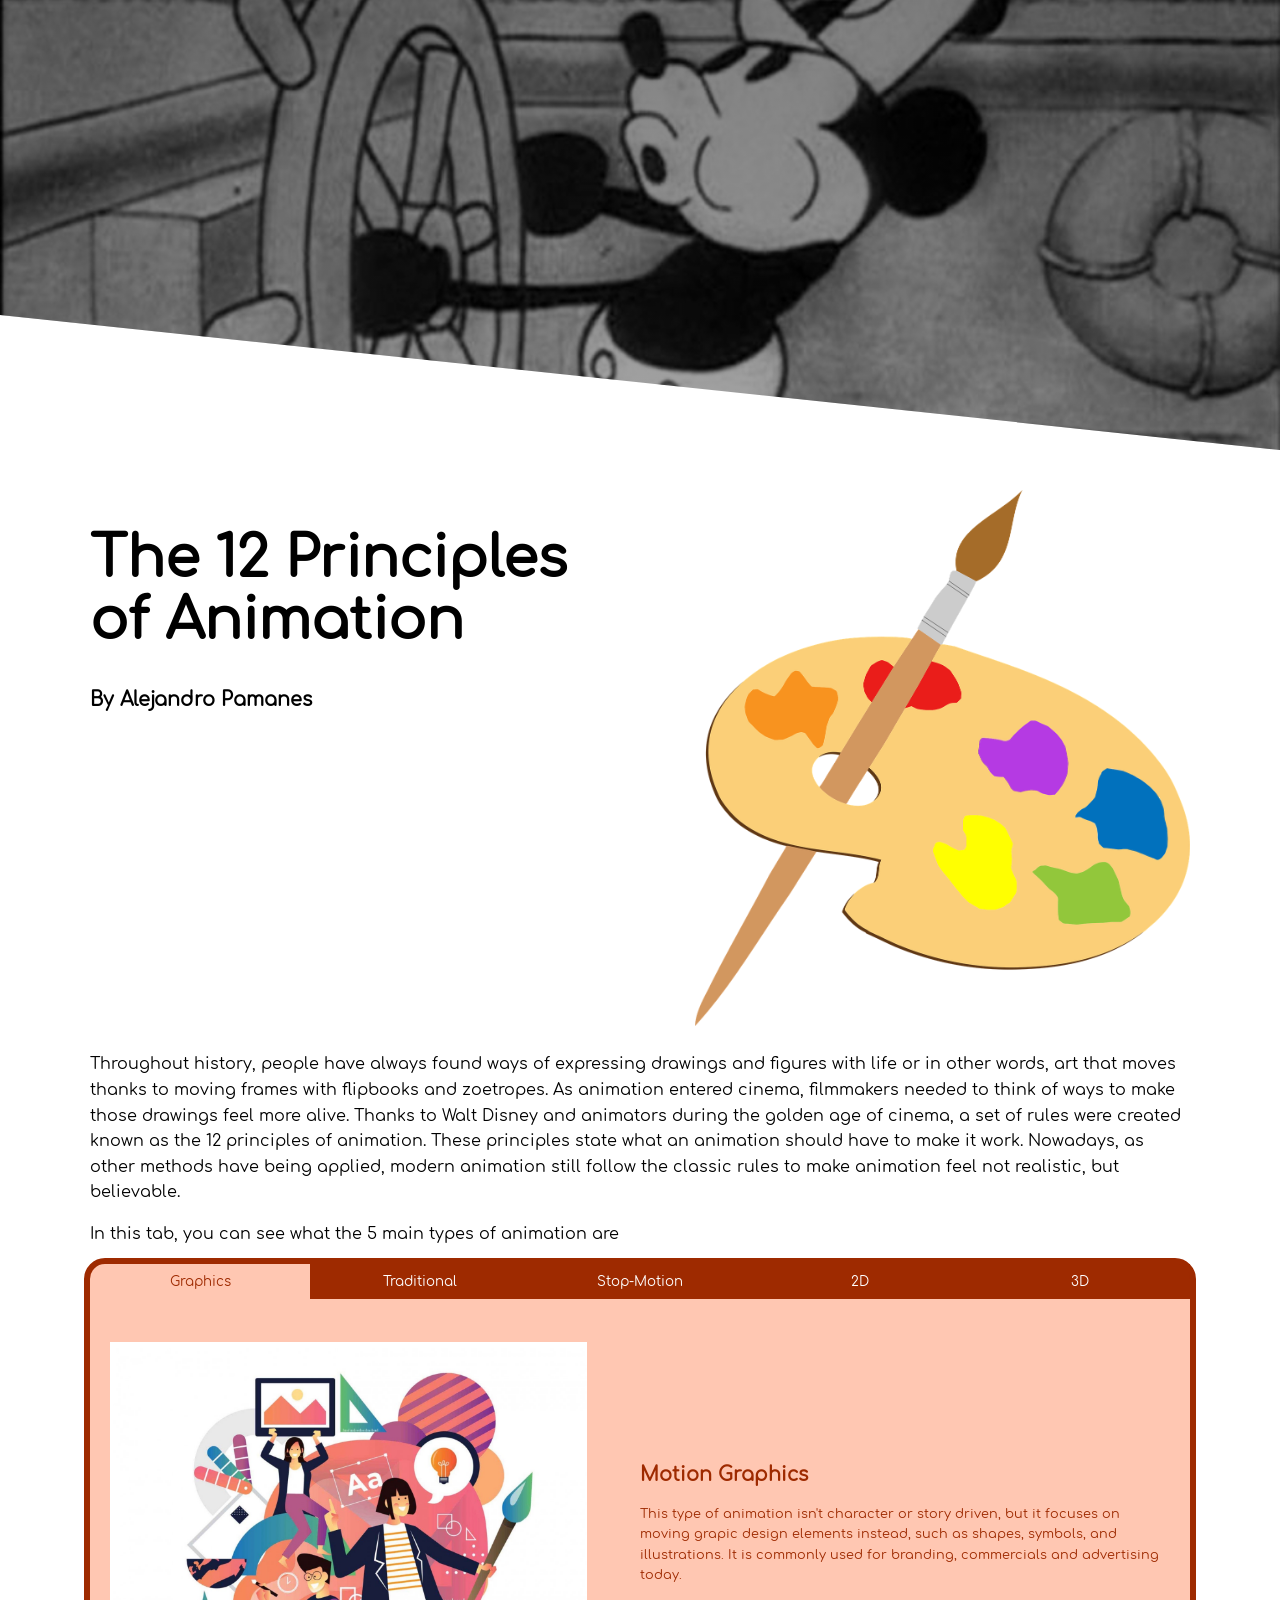
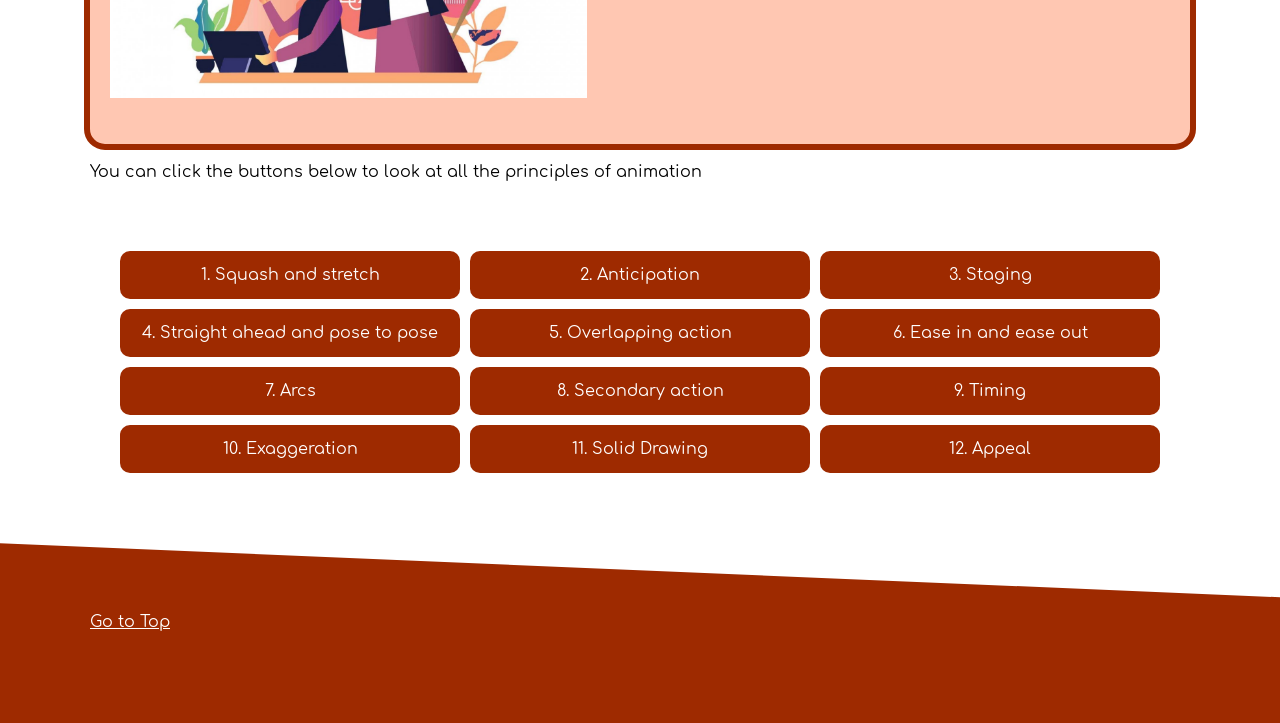
<file: index.html>
<!DOCTYPE html>
<html lang="en">

<head>

  <meta charset="UTF-8">
  <meta name="viewport" content="width=device-width, initial-scale=1.0">
  <title>12 Principles of Animation: Main Page</title>
  <link rel="stylesheet" href="css/styling.css">
   

</head>

<body>
<header class = "home-header">


</header>

<nav id="sticky-header">

  <div class="sticky-header-principle">


    <a href="#top">Go to Top</a>
      

  </div>


</nav>



 <div class="clipped-container">
 <main id = "index-hierarchy">  <!--main content with skewed display-->

    <div id="home-title-picture">
    <div class="mainIndexTitle">
    <h1> The 12 Principles of Animation</h1>
    <h2> By Alejandro Pamanes</h2>
    </div>
    <img src="pics/artist-1297400_1280.png" alt = "artist palette" style= "width: 90%;">
    </div>


  <div>
    
  

    <p>
    Throughout history, people have always found ways of expressing drawings and figures with life or in other
    words, art that moves thanks to moving frames with flipbooks and zoetropes. 
    As animation entered cinema, filmmakers needed to think of ways to make those drawings feel more alive. 
    Thanks to Walt Disney and animators during the golden age of cinema, a set of rules were created known as the 12 principles of animation. 
    These principles state what an animation should have to make it work.
    Nowadays, as other methods have being applied, modern animation still follow the classic 
    rules to make animation feel not realistic, but believable.
    </p>

    <p>In this tab, you can see what the 5 main types of animation are</p>
    
   <div class="types-tab">
    <!--<input type="radio" id ="tabfree" name="mytabs" checked="checked">-->
   <!-- <label for="tabfree">Motion Graphics</label>-->
   <div class="sidebar">
   <button class="tab-button tab-button--active" data-for-tab="1">Graphics</button>
   <button class="tab-button" data-for-tab="2">Traditional</button>
   <button class="tab-button" data-for-tab="3">Stop-Motion</button>
   <button class="tab-button" data-for-tab="4">2D </button>
   <button class="tab-button" data-for-tab="5">3D </button>
   </div>
    <div class="tab tab--active" data-tab="1">
      <div ><img src="pics/motion.png"  alt = "Motion Graphics" width="100"></div>
    <div><h3 > Motion Graphics</h3>
      <p >This type of animation isn't character or story driven, but it focuses on moving grapic design elements instead, such as 
          shapes, symbols, and illustrations. It is commonly used for branding, commercials and advertising today.
      </p></div> 
    </div>
    <!--<input type="radio" id ="tabsilver" name="mytabs">-->
    <!--<label for="tabsilver">Traditional </label>-->
    <div class="tab" data-tab="2">
      <div><img src="pics/traditional.png"  alt = "Traditional animation" width="100"></div>
      <div><h3> Traditional animation</h3>
     <p>Also known as hand-drawn animation. It focuses on animation where everything is completely done by hand, from the frames, background, cels, everything using. 
        traditional methods. It's been around since the start of the 20th century.

      </p></div>
    </div>
    <!--<input type="radio" id ="tabslab" name="mytabs">-->
    <!--<label for="tabslab">Stop-Motion</label>-->
    <div class="tab" data-tab="3">
      <div><img src="pics/clay.png"  alt = "Stop-motion" width="100" ></div>
      <div><h3> Stop-motion animation</h3>
     <p>It focuses on taking various photos of an object and playing them together to have some sort of movement. This technique is commonly applied in films 
      involving clay figurines where each character has wired limbs underneath the clay, letting animators manipulate the character's movement for each frame they shoot.
      </p></div>
    </div>
    <!--<input type="radio" id ="tabgo" name="mytabs">-->
    <!--<label for="tabgo">2D </label>-->
    <div class="tab" data-tab="4">
      <div><img src="pics/asdf.png"  alt = "2D Animation" width="100" ></div>
      <div><h3> 2D animation</h3>
     <p>2D animation also requires movement using frames, but the characters and backgrounds are drawn digitally to avoid drawing every frame one by one.
      Chacacters can have their limbs be separated and altered and then sticked together so the animator can just move them for every new frame.
    </p>
     </div>
    </div>
    <!--<input type="radio" id ="tabrap" name="mytabs">-->
    <!--<label for="tabrap">3D</label>-->
    <div class="tab" data-tab="5">
      <div><img src="pics/blend.png"  alt = "3D Animation" width="100" ></div>
      <div><h3> 3D animation</h3>
     <p>Also known as CGI animation, it focuses on designing chacacters and scenarios by computer using 3D graphics. It shares similar concepts like rigging 
      and moving limbs for everyframe like 2D animation, but involving 3D environments instead.
    </p>
    </div>
    </div>


   </div>

    <div>
   <p>You can click the buttons below to look at all the principles of animation</p>

    </div>

 
 </div>
  

</main> 

   <div class = "principles-index">
      <!--grid tabs goes here-->

      <a href="squashNstretch.html"> 1. Squash and stretch</a>
      <a href="anticipation.html">2. Anticipation</a>
      <a href="staging.html"> 3. Staging</a>
      <a href="straightPose.html"> 4. Straight ahead and pose to pose</a>
      <a href="overlap.html">5. Overlapping action </a>
      <a href="easeinNout.html"> 6. Ease in and ease out</a>
      <a href="arcs.html">7. Arcs</a>
      <a href="secondary.html"> 8. Secondary action</a>
      <a href="timing.html"> 9. Timing</a>
      <a href="exaggeration.html">10. Exaggeration</a>
      <a href="solidDrawing.html">11. Solid Drawing</a>
      <a href="appeal.html">12. Appeal</a>
 
    </div>



 </div>

 <footer>  

  <div class="skipMain">
  <a href="#top">Go to Top</a>
  </div>
 </footer>

 <script src="js/code.js"></script>

</body>



</html>
</file>
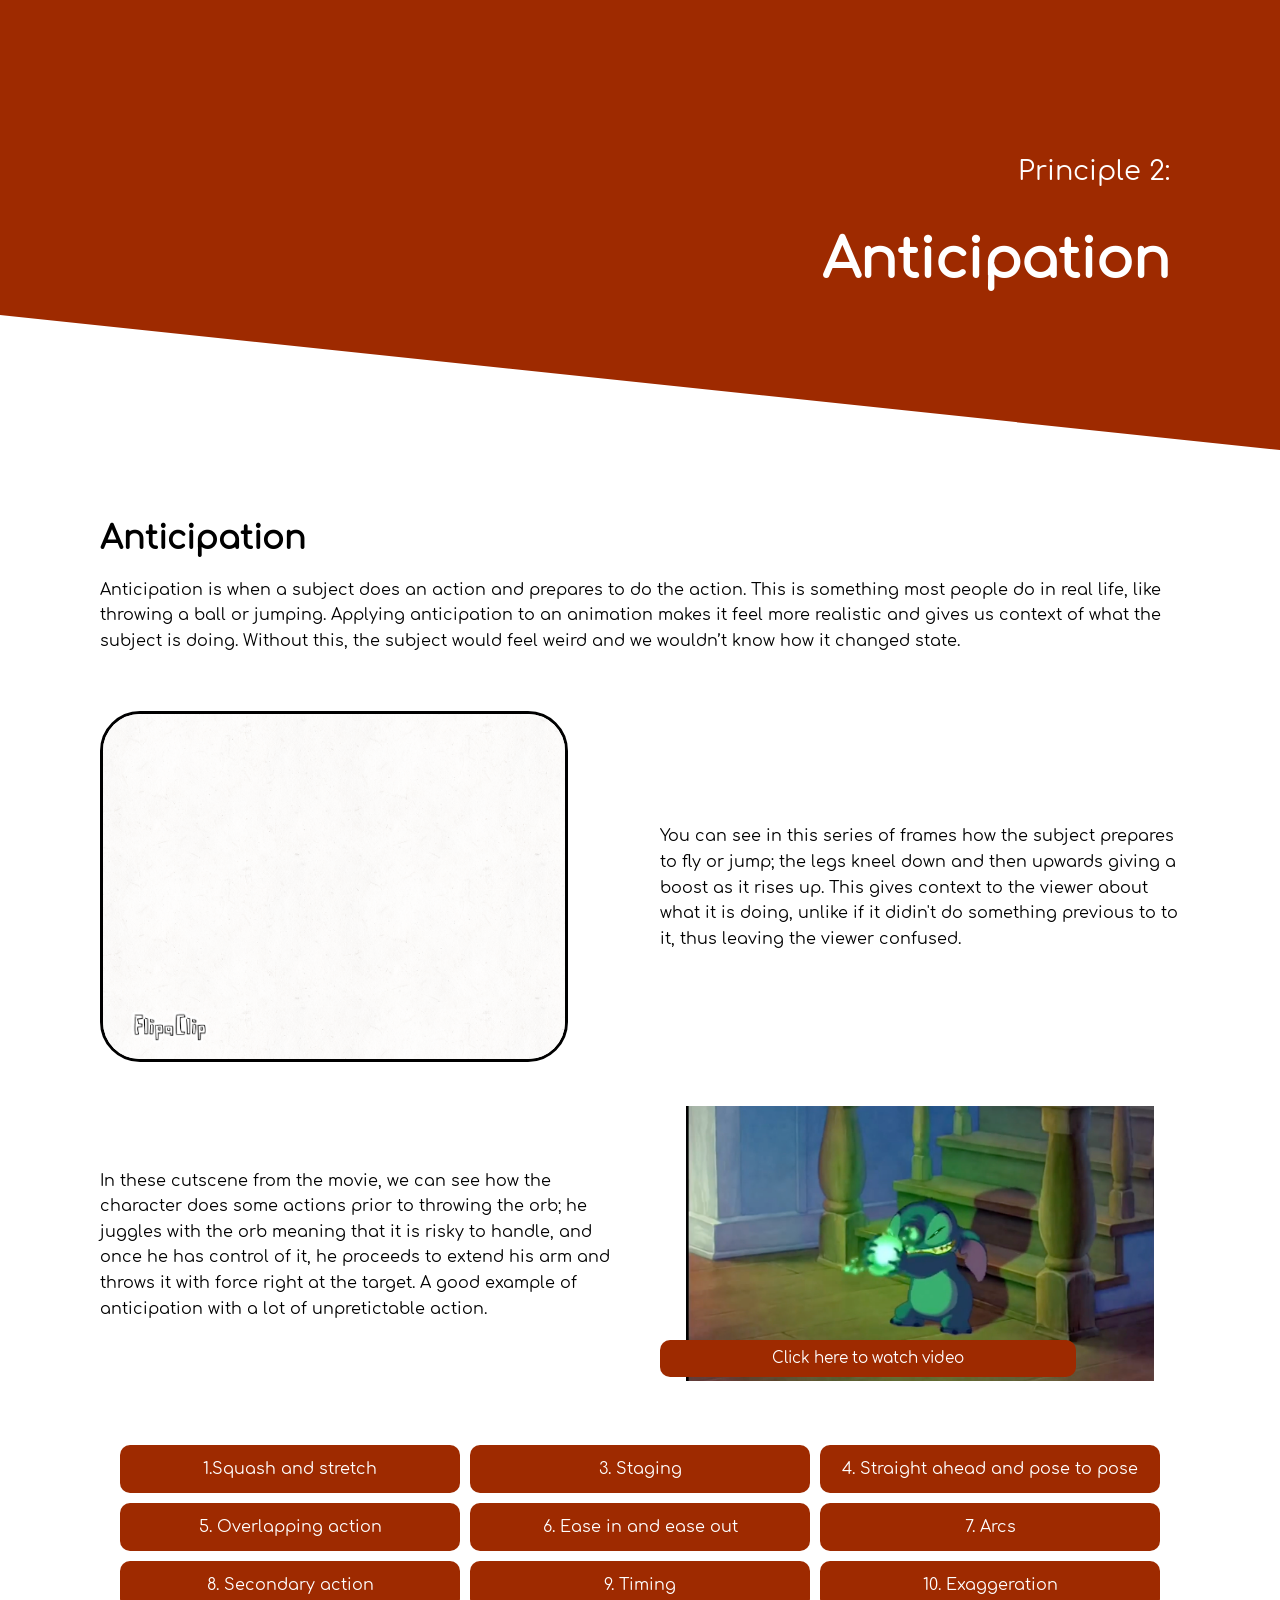
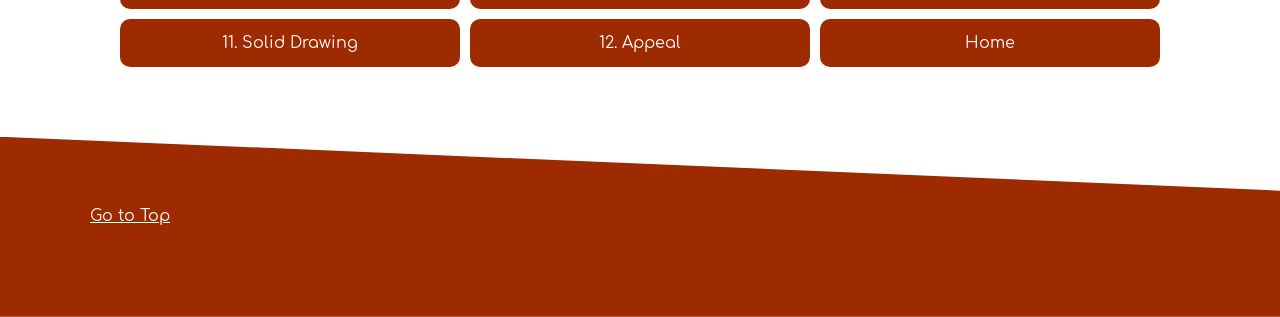
<file: anticipation.html>
<!DOCTYPE html>
<html lang="en">

<head>

    <meta charset="UTF-8">
    <meta name="viewport" content="width=device-width, initial-scale=1.0">
    <title>12 Principles of Animation: Anticipation</title>
    <link rel="stylesheet" href="css/styling.css">
    

</head>


<body>

    <header class = "principle-header">

      
        <div class = "clipped-container">
            <div class="header-container-principle">
    
                <p>Principle 2:</p>
                <h1> Anticipation</h1>
    
            </div>
            </div>

        </header>

    <nav id="sticky-header">

        <div class="sticky-header-principle">

    
            <a href="#top">Go to Top</a>
            

        </div>

  
    </nav>



    <div class = "clipped-container">

        <main id= "first-hierarchy" >

            <div class="spaceA">
                <h1> Anticipation</h1>
            
                <p>
                    Anticipation is when a subject does an action and prepares to do the action. 
                    This is something most people do in real life, like throwing a ball or jumping. 
                    Applying anticipation to an animation makes it feel more realistic and gives us 
                    context of what the subject is doing. Without this, the subject would feel weird 
                    and we wouldn’t know how it changed state.
                </p>
             </div>
        
                <picture class = "spaceB">
                   
                    <source srcset="pics/anticipate1still.jpg" media="(prefers-reduced-motion: reduce)">
                    <img class = "pre-madeGIF " src="pics/anticipate.GIF" style= "width: 90%;" alt="A body preparing to fly" />
                </picture>
        
          
                <p class ="spaceC"> 
                    You can see in this series of frames how the subject prepares to fly or jump; the legs kneel down 
                    and then upwards giving a boost as it rises up. This gives context to the viewer about what it is doing, 
                    unlike if it didin't do something previous to to it, thus leaving the viewer confused.
                </p>

               <!-- <iframe class ="spaceD" width="560" height="315" src="https://www.youtube.com/embed/TDGiQFRb-og?si=HS0y7c9Oo-D2xTTH" title="Anticipation Example" frameborder="0" allow="accelerometer; autoplay; clipboard-write; encrypted-media; gyroscope; picture-in-picture; web-share" referrerpolicy="strict-origin-when-cross-origin" allowfullscreen></iframe>-->
               <figure class="spaceD">
               <a href=" https://www.youtube.com/watch?v=TDGiQFRb-og" target="_blank" rel="noopener noreferrer"><img style= "width: 90%;" src="pics/anticShot.png" alt="Anticipation Example">
                <figcaption>Click here to watch video</figcaption></a>
               </figure>
               <p class="spaceE"> In these cutscene from the movie, we can see how the character does some actions prior to throwing the orb; 
                he juggles with the orb meaning that it is risky to handle, and once he has control of it, he proceeds to extend his arm and 
                throws it with force right at the target. A good example of anticipation with a lot of unpretictable action. 
               </p>


            </main>
    
             <div class = "principles-index">
            <!--grid tabs goes here-->
  
           
            <a href="squashNstretch.html">1.Squash and stretch</a>
            <a href="staging.html"> 3. Staging</a>
            <a href="straightPose.html"> 4. Straight ahead and pose to pose</a>
            <a href="overlap.html">5. Overlapping action </a>
            <a href="easeinNout.html"> 6. Ease in and ease out</a>
            <a href="arcs.html">7. Arcs</a>
            <a href="secondary.html"> 8. Secondary action</a>
            <a href="timing.html"> 9. Timing</a>
            <a href="exaggeration.html">10. Exaggeration</a>
            <a href="solidDrawing.html">11. Solid Drawing</a>
            <a href="appeal.html">12. Appeal</a>
            <a href="index.html"> Home </a>
   
    </div>


    </div>


      <footer>  

        <div class="skipMain">
            <a href="#top">Go to Top</a>
        </div>
       </footer>


       <script src="js/code.js"></script>

</body>
</html>
</file>
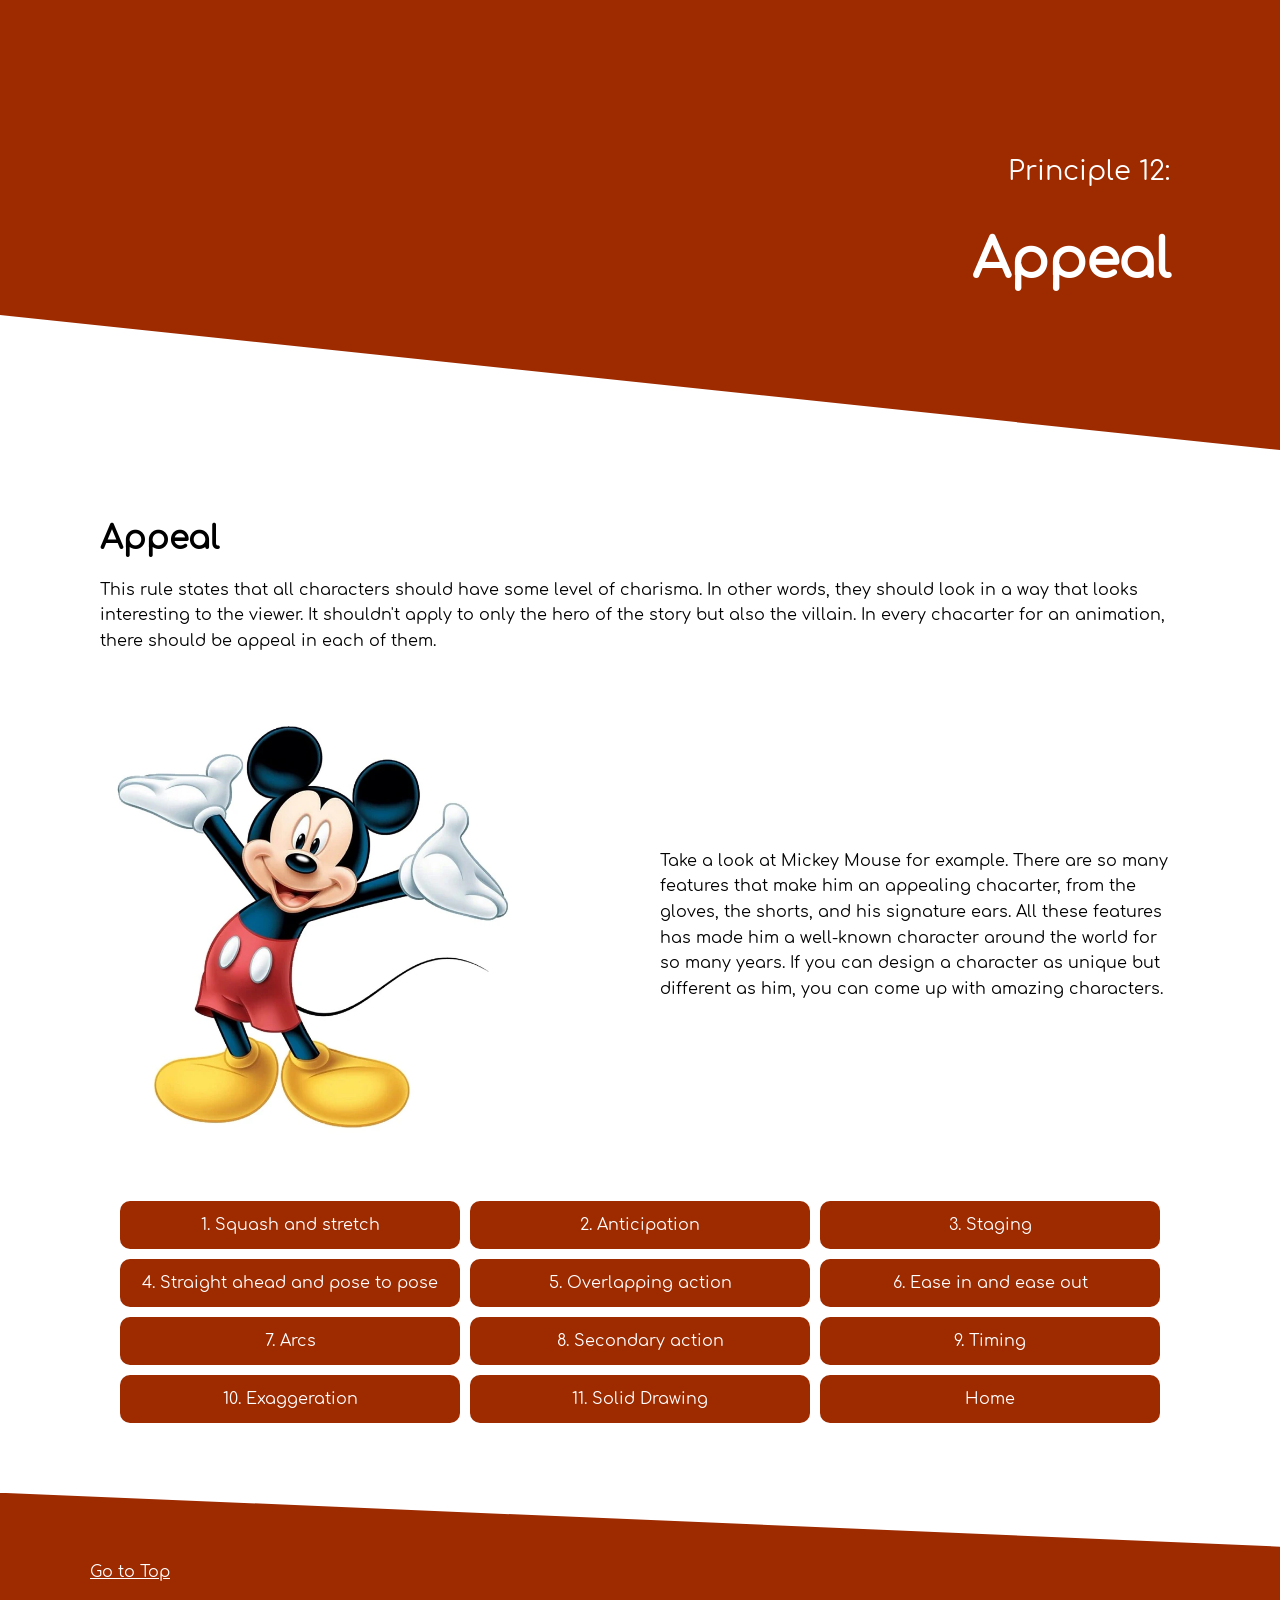
<file: appeal.html>
<!DOCTYPE html>
<html lang="en">

<head>

    <meta charset="UTF-8">
    <meta name="viewport" content="width=device-width, initial-scale=1.0">
    <title>12 Principles of Animation: Appeal</title>
    <link rel="stylesheet" href="css/styling.css">

</head>
<body>
    <header class = "principle-header">

     
        <div class = "clipped-container">
            <div class="header-container-principle">
    
                <p>Principle 12:</p>
                <h1> Appeal</h1>
    
            </div>
            </div>
   

        </header>

    <nav id="sticky-header">

        <div class="sticky-header-principle">

    
            <a href="#top">Go to Top</a>
            

        </div>

  
    </nav>


    <div class = "clipped-container">

        <main id = "second-hierarchy" >

            <div class="spaceA">
                <h1> Appeal</h1>
            
                <p>
                    This rule states that all characters should have some level of charisma. In other words, they should look in 
                    a way that looks interesting to the viewer. It shouldn't apply to only the hero of the story but also the villain.
                    In every chacarter for an animation, there should be appeal in each of them.
                </p>
            </div>

            <img class="spaceB" src="pics/mickey1.webp" alt = "Mickey Mouse" style="width:80%">


            <p class="spaceC">
                Take a look at Mickey Mouse for example. There are so many features that make him an appealing chacarter, 
                from the gloves, the shorts, and his signature ears. All these features has made him a well-known character 
                around the world for so many years. If you can design a character as unique but different as him, you 
                can come up with amazing characters.

            </p>

        </main>

            
        <div class = "principles-index">
            <!--grid tabs goes here-->
  
            <a href="squashNstretch.html"> 1. Squash and stretch</a>
            <a href="anticipation.html">2. Anticipation</a>
            <a href="staging.html"> 3. Staging</a>
            <a href="straightPose.html">4. Straight ahead and pose to pose</a>
            <a href="overlap.html">5. Overlapping action </a>
            <a href="easeinNout.html"> 6. Ease in and ease out</a>
            <a href="arcs.html">7. Arcs</a>
            <a href="secondary.html"> 8. Secondary action</a>
            <a href="timing.html"> 9. Timing</a>
            <a href="exaggeration.html">10. Exaggeration</a>
            <a href="solidDrawing.html">11. Solid Drawing</a>
            <a href="index.html"> Home </a>
   
          </div>

        </div>
    
 
 

      <footer>  

        <div class="skipMain">
            <a href="#top">Go to Top</a>
        </div>
       </footer>

       <script src="js/code.js"></script>

</body>
</html>
</file>
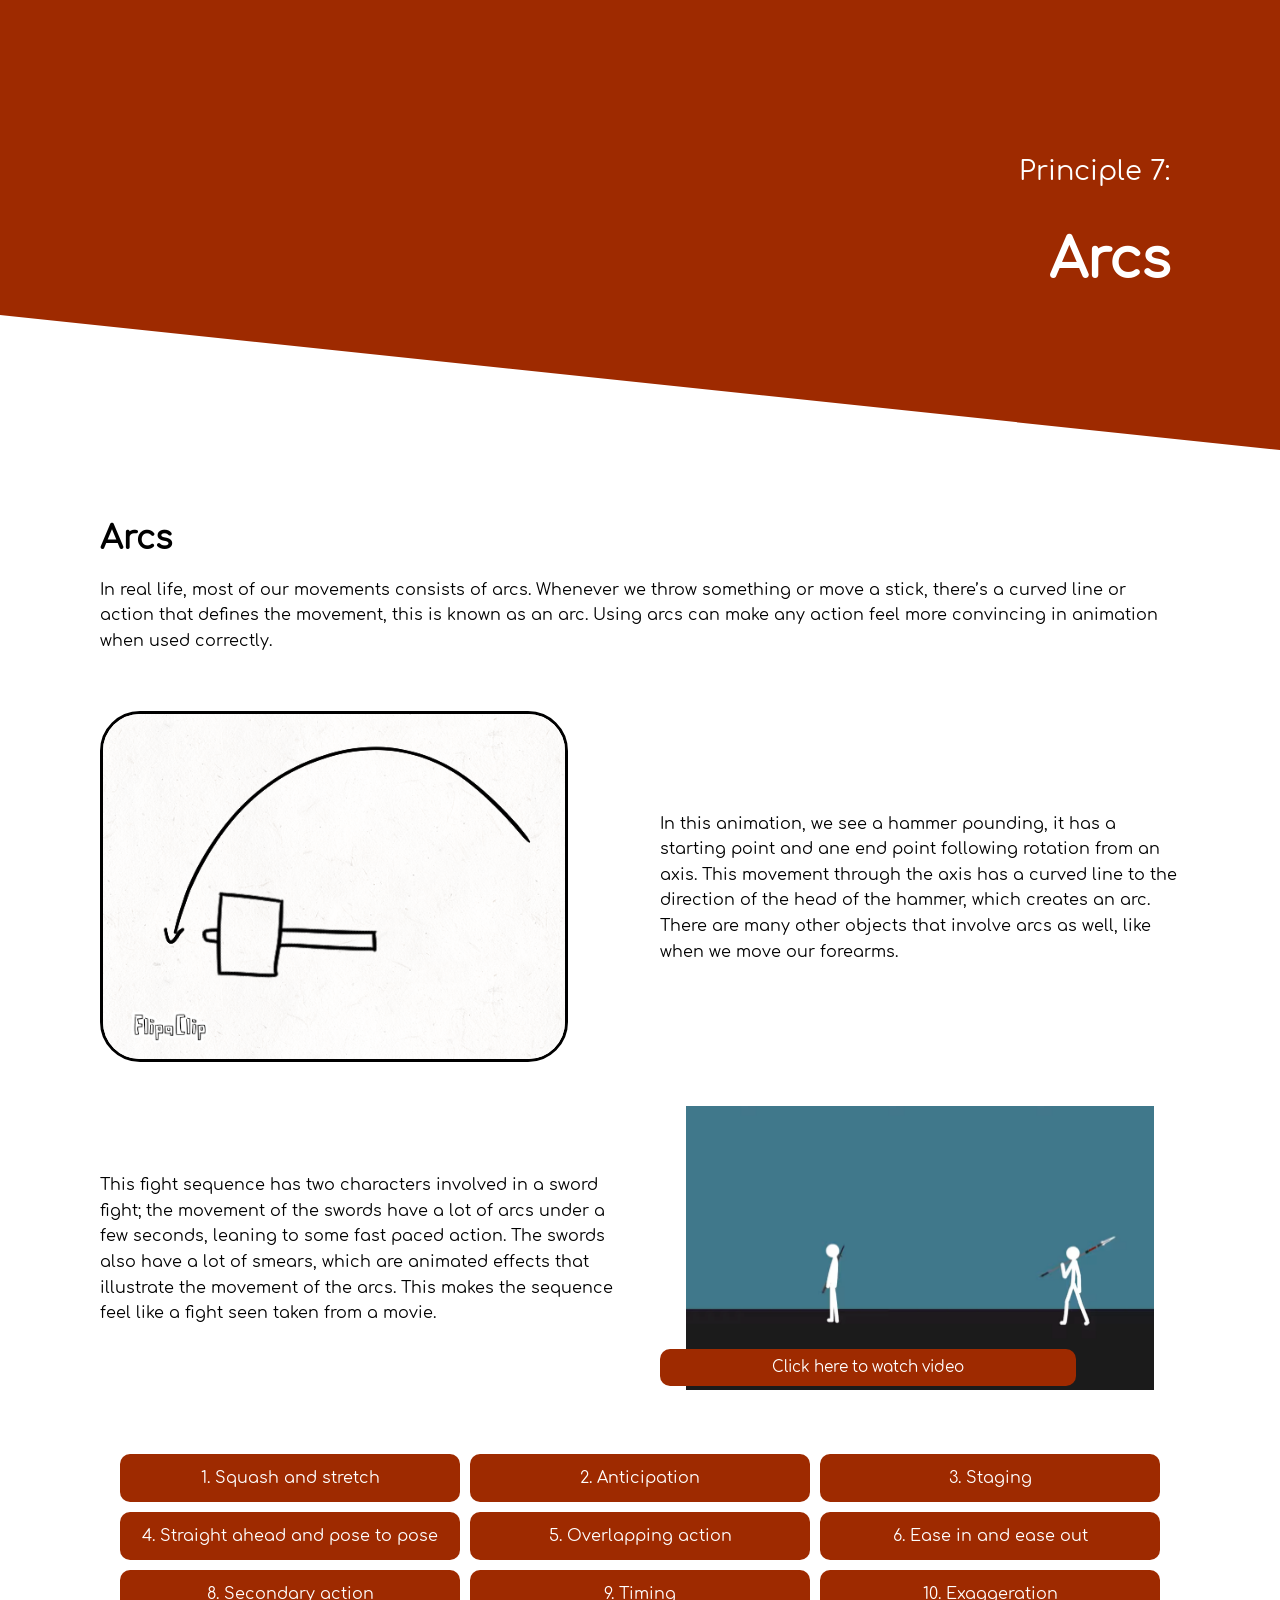
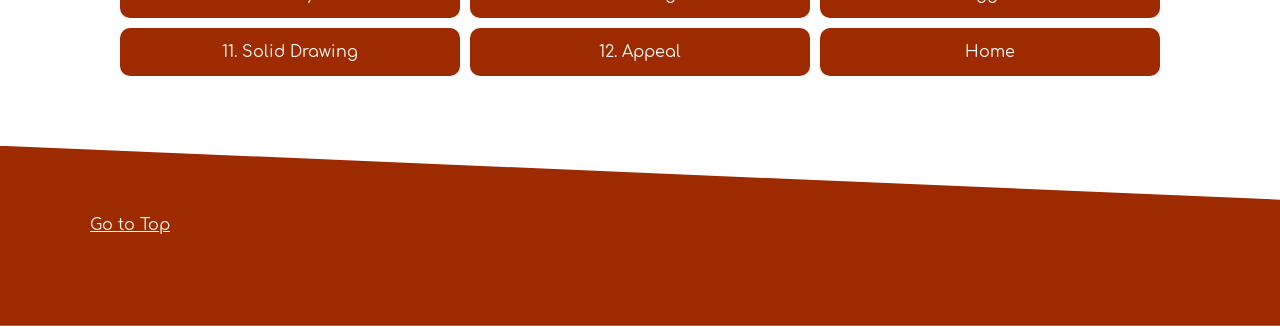
<file: arcs.html>
<!DOCTYPE html>
<html lang="en">

<head>

    <meta charset="UTF-8">
    <meta name="viewport" content="width=device-width, initial-scale=1.0">
    <title>12 Principles of Animation: Arcs</title>
    <link rel="stylesheet" href="css/styling.css">
    

</head>
<body>

    <header class = "principle-header">

       
        <div class = "clipped-container">
            <div class="header-container-principle">
    
                <p>Principle 7:</p>
                <h1>Arcs</h1>
    
            </div>
            </div>

    </header>

    <nav id="sticky-header">

        <div class="sticky-header-principle">

    
            <a href="#top">Go to Top</a>
            

        </div>

  
    </nav>


    <div  class = "clipped-container">

        <main id= "first-hierarchy" >

            <div class="spaceA">
                <h1> Arcs</h1>
            
                <p>
                    In real life, most of our movements consists of arcs. Whenever we throw something or move a 
                    stick, there’s a curved line or action that defines the movement, this is known as an arc. 
                    Using arcs can make any action feel more convincing in animation when used correctly.
                </p>
            </div>

            
            <picture class = "spaceB">
                   
                <source srcset="pics/arcs1still.jpg" media="(prefers-reduced-motion: reduce)">
                <img class = "pre-madeGIF " src="pics/arc1.GIF" style= "width: 90%;" alt="A hammer with arc movement" />
            </picture>

            <p class="spaceC">
               In this animation, we see a hammer pounding, it has a starting point and ane end point following rotation from an axis.
               This movement through the axis has a curved line to the direction of the head of the hammer, which creates an arc.
               There are many other objects that involve arcs as well, like when we move our forearms.

            </p>

            <!--<iframe class="spaceD" width="560" height="315" src="https://www.youtube.com/embed/IIQvrA66_Hs?si=rvbd7Er93MkMUMoI" title="Practice sword spear fight" frameborder="0" allow="accelerometer; autoplay; clipboard-write; encrypted-media; gyroscope; picture-in-picture; web-share" referrerpolicy="strict-origin-when-cross-origin" allowfullscreen></iframe>-->
            <!--<a class ="spaceD" href="https://www.youtube.com/watch?v=IIQvrA66_Hs" target="_blank" rel="noopener noreferrer"><img style= "width: 90%;" src="pics/arcShot.png" alt="Practice sword spear fight"></a>-->
            <figure class="spaceD">
                <a href="https://www.youtube.com/watch?v=IIQvrA66_Hs" target="_blank" rel="noopener noreferrer"><img style= "width: 90%;" src="pics/arcShot.png" alt="Practice sword spear fight">
                 <figcaption>Click here to watch video</figcaption></a>
                </figure>

            <p class="spaceE">
               This fight sequence has two characters involved in a sword fight; the movement of the swords have a lot of arcs under a few seconds, leaning to some fast paced
               action. The swords also have a lot of smears, which are animated effects that illustrate the movement of the arcs. This makes the sequence feel like a fight seen 
               taken from a movie.

            </p>

           

        </main>  
        
     <div class = "principles-index">
            <!--grid tabs goes here-->
  
            <a href="staging.html"> 1. Squash and stretch</a>
            <a href="anticipation.html">2. Anticipation</a>
            <a href="staging.html"> 3. Staging</a>
            <a href="straightPose.html">4. Straight ahead and pose to pose</a>
            <a href="overlap.html">5. Overlapping action </a>
            <a href="easeinNout.html"> 6. Ease in and ease out</a>
            <a href="secondary.html"> 8. Secondary action</a>
            <a href="timing.html"> 9. Timing</a>
            <a href="exaggeration.html">10. Exaggeration</a>
            <a href="solidDrawing.html">11. Solid Drawing</a>
            <a href="appeal.html">12. Appeal</a> 
            <a href="index.html"> Home </a>
   
    </div>

    </div>
 

      <footer>  

        <div class="skipMain">
            <a href="#top">Go to Top</a>
        </div>
       </footer>


       <script src="js/code.js"></script>
</body>
</html>
</file>
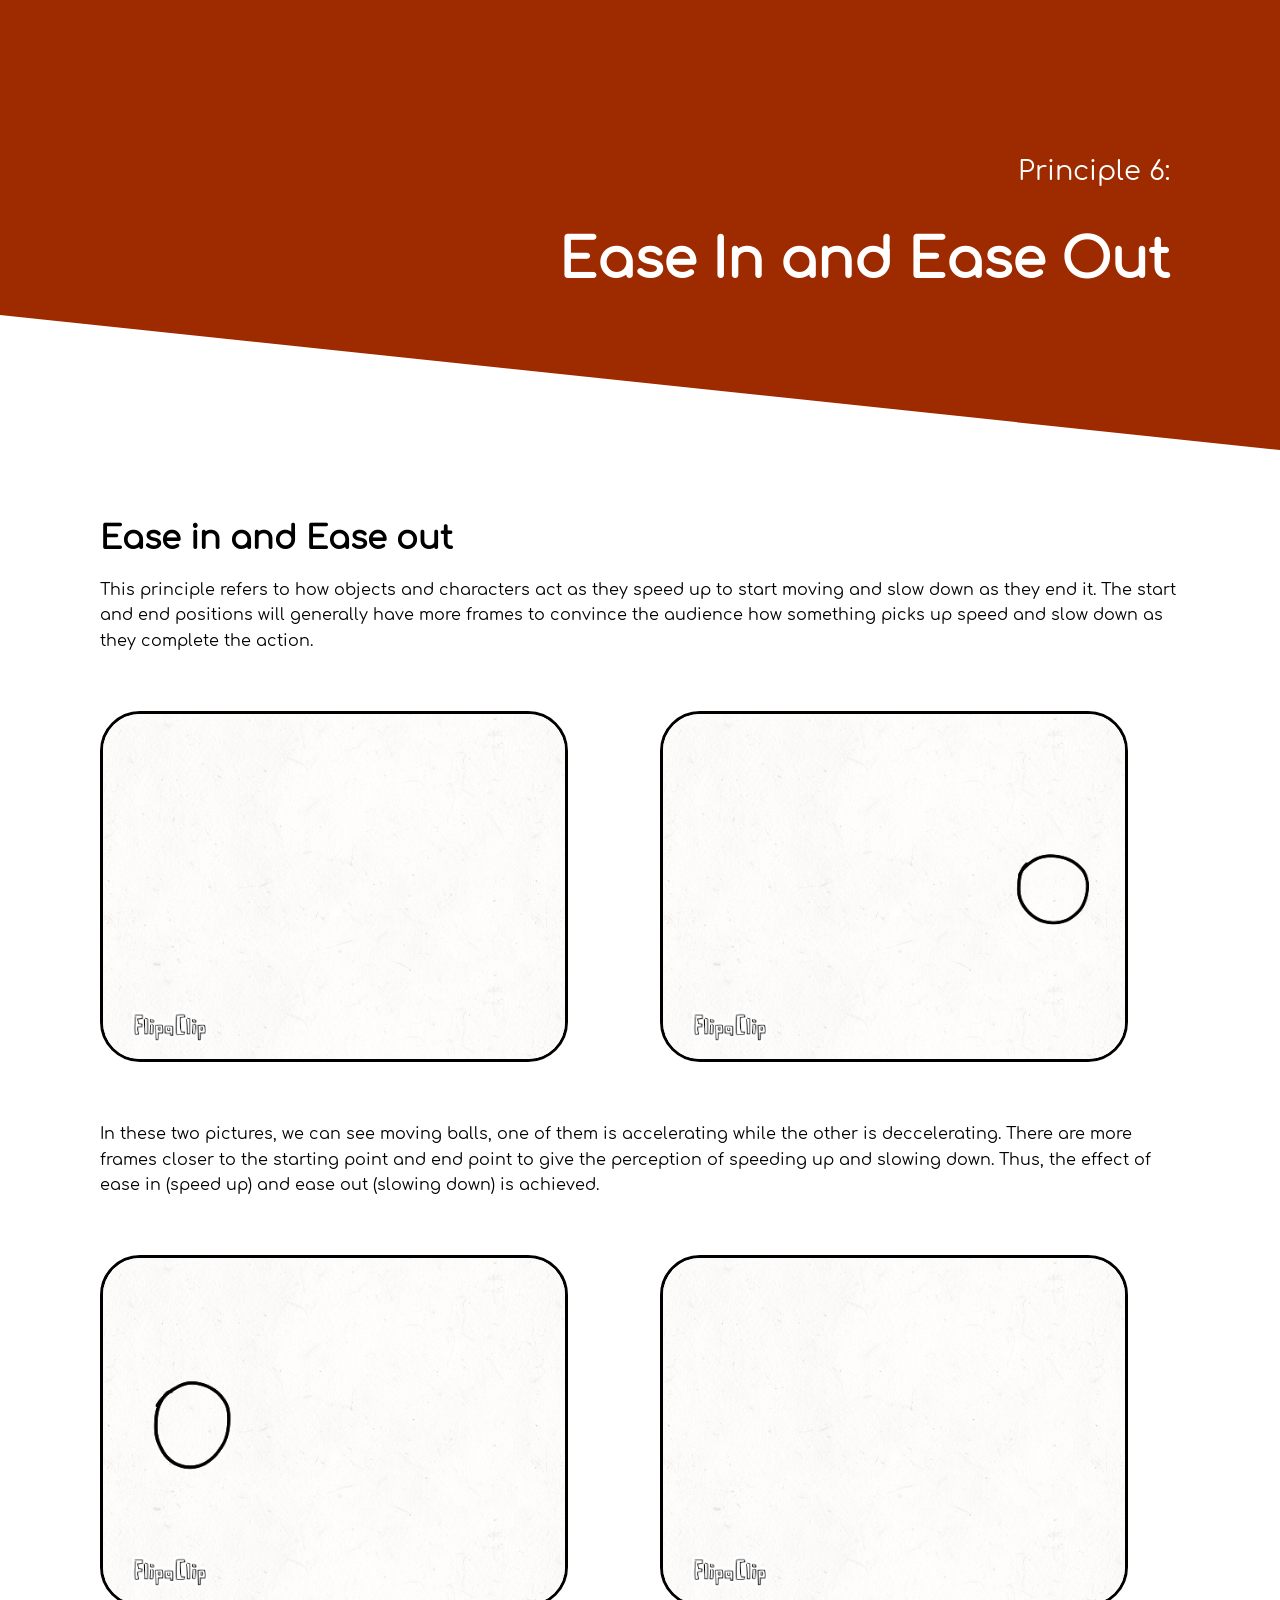
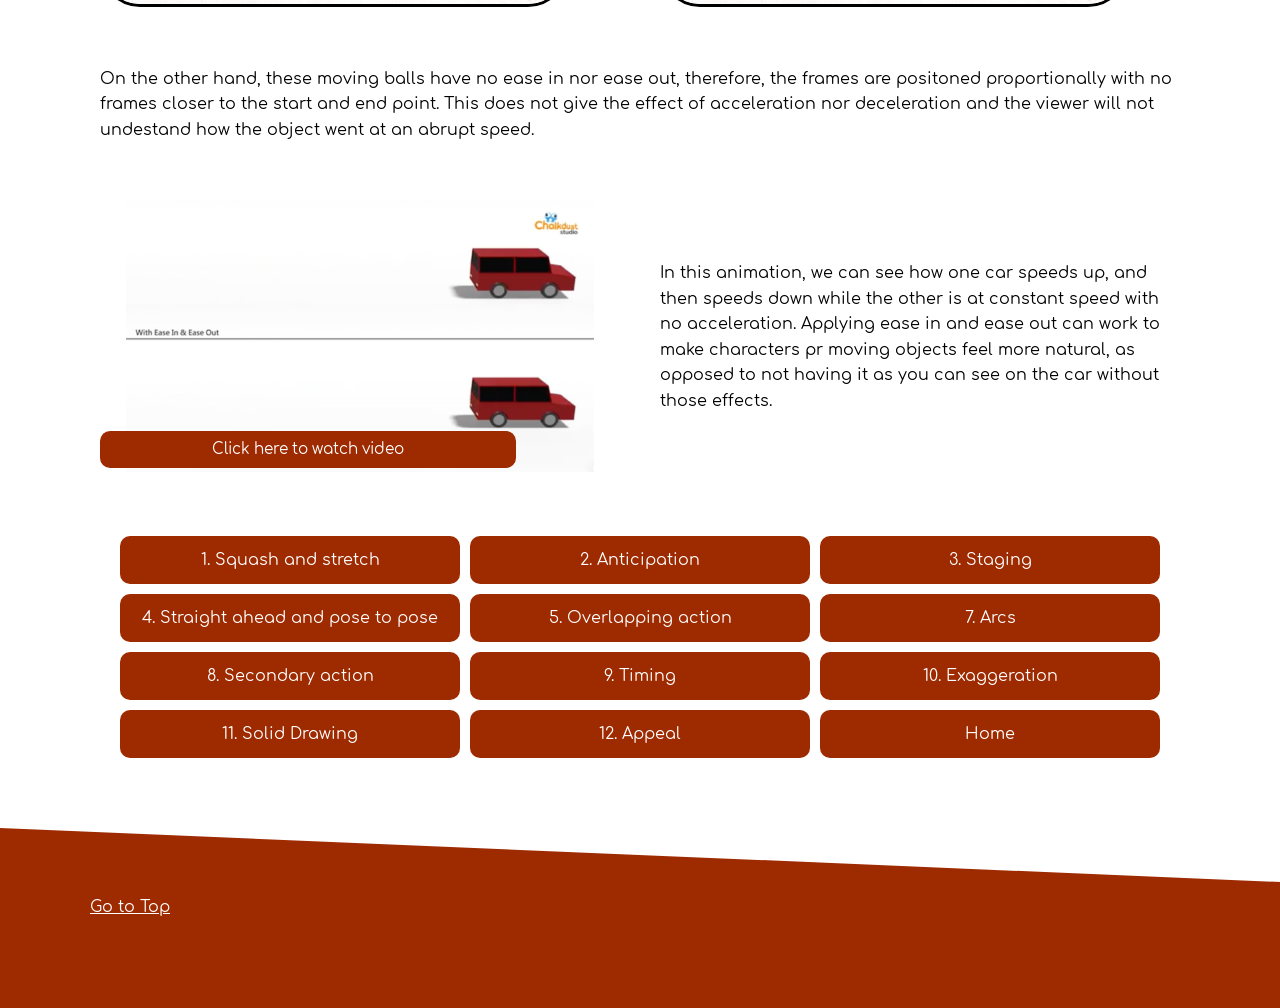
<file: easeinNout.html>
<!DOCTYPE html>
<html lang="en">

<head>

    <meta charset="UTF-8">
    <meta name="viewport" content="width=device-width, initial-scale=1.0">
    <title>12 Principles of Animation: Ease In and Ease Out</title>
    <link rel="stylesheet" href="css/styling.css">


</head>
<body>

    <header class = "principle-header">

      
        <div class = "clipped-container">
            <div class="header-container-principle">
    
                <p>Principle 6:</p>
                <h1> Ease In  and Ease Out</h1>
    
            </div>
            </div>
   

    </header>

    <nav id="sticky-header">

        <div class="sticky-header-principle">

    
            <a href="#top">Go to Top</a>
            

        </div>

  
    </nav>



    <div class = "clipped-container">

        <main id= "third-hierarchy">

            <div class="spaceA">
                <h1> Ease in and Ease out</h1>
            
                <p>
                    This principle refers to how objects and characters act as they speed up to start 
                    moving and slow down as they end it. The start and end positions will generally 
                    have more frames to convince the audience how something picks up speed and slow 
                    down as they complete the action.
                </p>
            </div>  

            
            <picture class = "spaceB">
                   
                <source srcset="pics/easein1still.jpg" media="(prefers-reduced-motion: reduce)">
                <img class = "pre-madeGIF " src="pics/easeIn1.GIF" style= "width: 90%;" alt="A body easing in"/>
            </picture>
            <picture class = "spaceC">
                   
                <source srcset="pics/easeout1still.jpg" media="(prefers-reduced-motion: reduce)">
                <img class = "pre-madeGIF " src="pics/easeOut1.GIF" style= "width: 90%;" alt="A body easing out"/>
            </picture>

            <p class="spaceD">
                In these two pictures, we can see moving balls, one of them is accelerating while the other is deccelerating. 
                There are more frames closer to the starting point and end point to give the perception of speeding up and slowing down.
                Thus, the effect of ease in (speed up) and ease out (slowing down) is achieved.


            </p>

            <picture class = "spaceE">
                   
                <source srcset="pics/easein2still.jpg" media="(prefers-reduced-motion: reduce)">
                <img class = "pre-madeGIF " src="pics/easein2.GIF" style= "width: 90%;" alt="A body with no ease in"/>
            </picture>
            <picture class = "spaceF">
                   
                <source srcset="pics/easeout2still.jpg" media="(prefers-reduced-motion: reduce)">
                <img class = "pre-madeGIF " src="pics/easeout2.GIF" style= "width: 90%;" alt="A body with no ease out"/>
            </picture>

            <p class="spaceG">
               On the other hand, these moving balls have no ease in nor ease out, therefore, the frames are positoned proportionally with no frames
               closer to the start and end point. This does not give the effect of acceleration nor deceleration and the viewer will not undestand how the 
               object went at an abrupt speed.
            </p>

           <!--<iframe class="spaceH" width="560" height="315" src="https://www.youtube.com/embed/4-i7Y-DC024?si=g0MJxibQvohmFPgz" title="06. Ease In & Ease Out || Basic principles of animation" frameborder="0" allow="accelerometer; autoplay; clipboard-write; encrypted-media; gyroscope; picture-in-picture; web-share" referrerpolicy="strict-origin-when-cross-origin" allowfullscreen></iframe>-->
           <!--<a class ="spaceH" href="https://www.youtube.com/watch?v=4-i7Y-DC024" target="_blank" rel="noopener noreferrer"><img style= "width: 90%;" src="pics/easyShot.png" alt="06. Ease In & Ease Out || Basic principles of animation"></a>-->
           <figure class="spaceH">
            <a href="https://www.youtube.com/watch?v=4-i7Y-DC024" target="_blank" rel="noopener noreferrer"><img style= "width: 90%;" src="pics/easyShot.png" alt="06. Ease In & Ease Out || Basic principles of animation">
             <figcaption>Click here to watch video</figcaption></a>
            </figure>
           

            <p class="spaceI">
                In this animation, we can see how one car speeds up, and then speeds down while the other is at constant speed with no acceleration. 
                Applying ease in and ease out can work to make characters pr moving objects feel more natural, as opposed to not having it as you can see
                on the car without those effects.
            </p>

        </main>

            <div class = "principles-index">
            <!--grid tabs goes here-->
  
            <a href="staging.html"> 1. Squash and stretch</a>
            <a href="anticipation.html">2. Anticipation</a>
            <a href="staging.html"> 3. Staging</a>
            <a href="straightPose.html">4. Straight ahead and pose to pose</a>
            <a href="overlap.html">5. Overlapping action </a>
            <a href="arcs.html">7. Arcs</a>
            <a href="secondary.html"> 8. Secondary action</a>
            <a href="timing.html"> 9. Timing</a>
            <a href="exaggeration.html">10. Exaggeration</a>
            <a href="solidDrawing.html">11. Solid Drawing</a>
            <a href="appeal.html">12. Appeal</a> 
            <a href="index.html"> Home </a>
   
  

        </div>
    

    </div>
 

      <footer>  

        <div class="skipMain">
            <a href="#top">Go to Top</a>
        </div>
       </footer>

       <script src="js/code.js"></script>

</body>
</html>
</file>
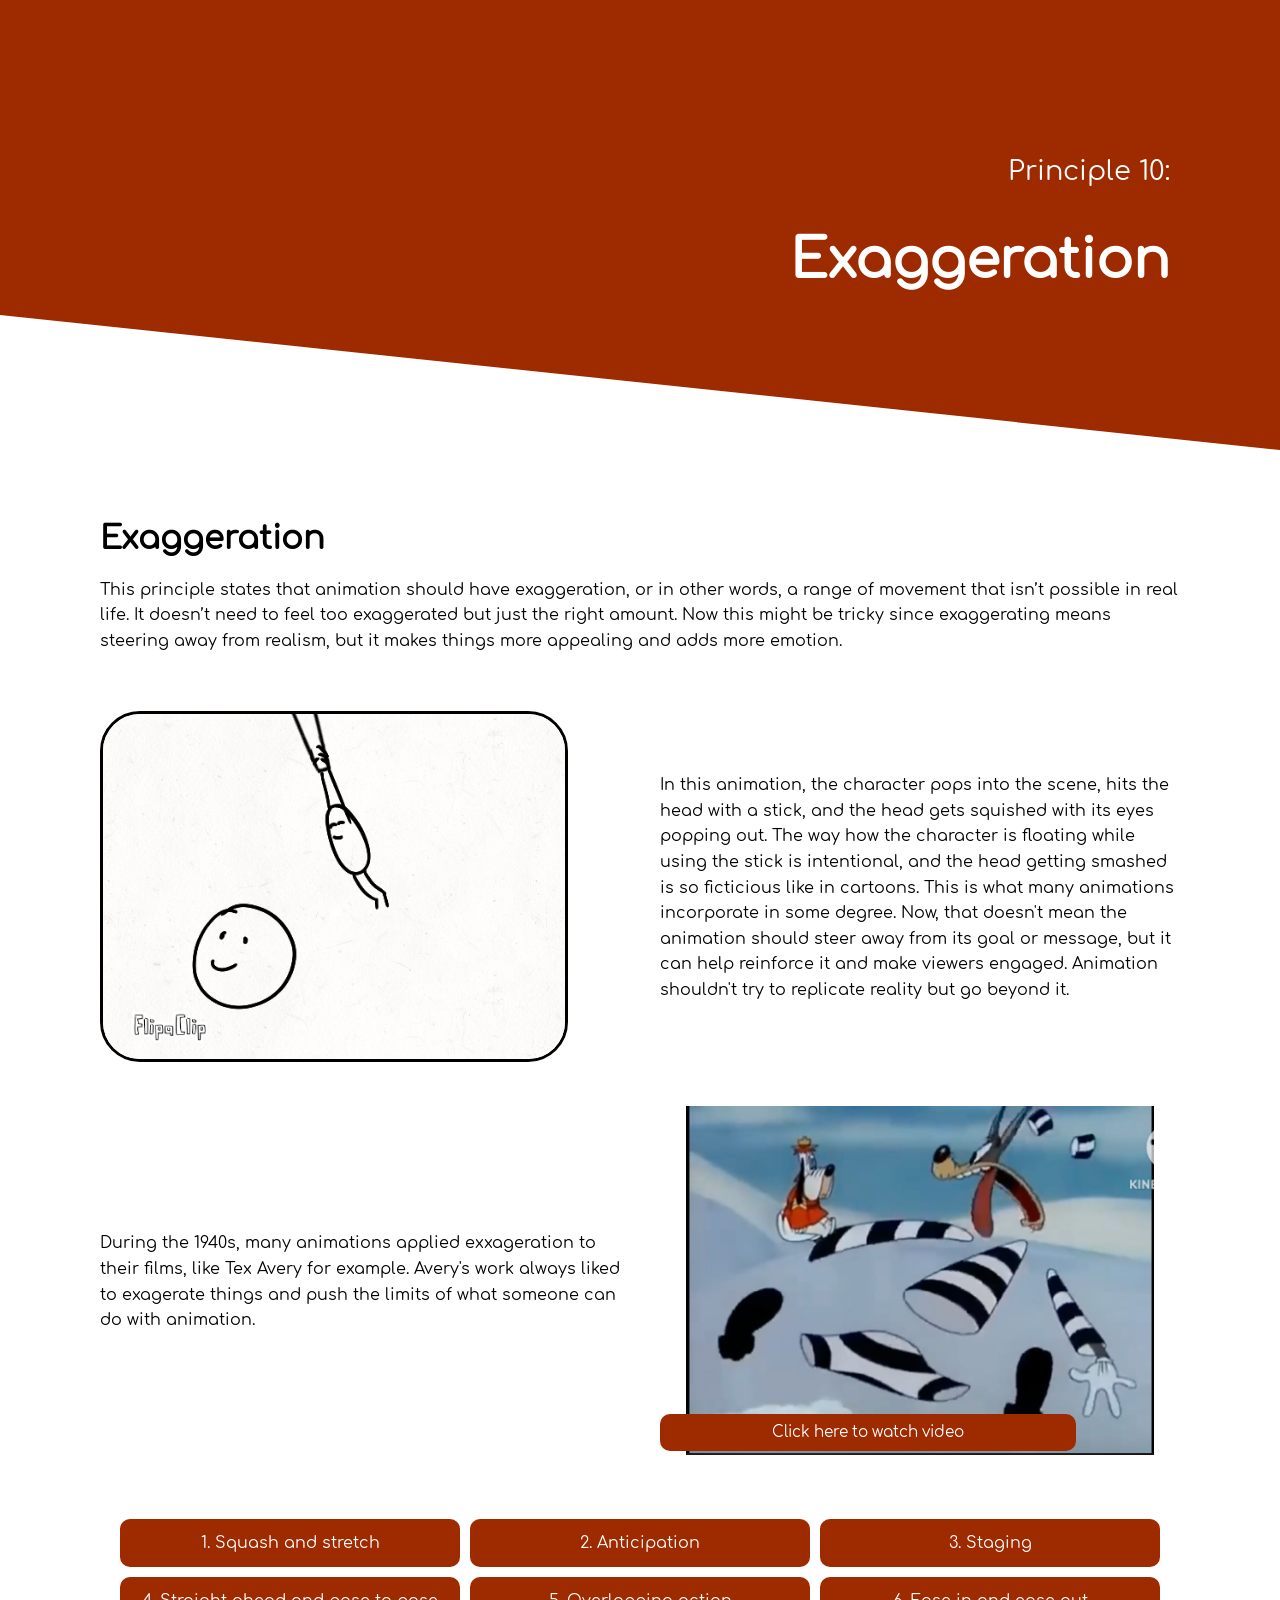
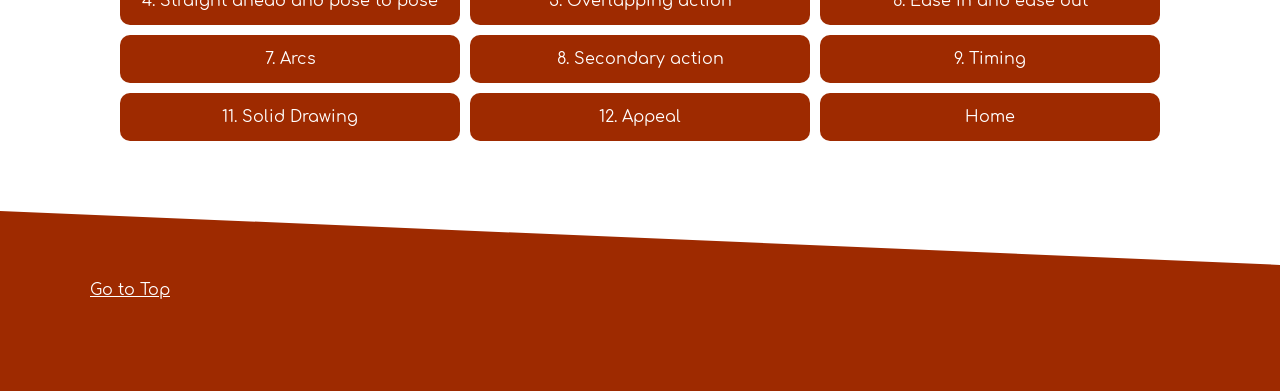
<file: exaggeration.html>
<!DOCTYPE html>
<html lang="en">

<head>

    <meta charset="UTF-8">
    <meta name="viewport" content="width=device-width, initial-scale=1.0">
    <meta name="referrer" content="strict-origin-when-cross-origin">
    <title>12 Principles of Animation: Exaggeration</title>
    <link rel="stylesheet" href="css/styling.css">


</head>
<body>

    <header class = "principle-header">

     
        <div class = "clipped-container">
            <div class="header-container-principle">
    
                <p>Principle 10:</p>
                <h1> Exaggeration</h1>
    
            </div>
            </div>


    </header>

    <nav id="sticky-header">

        <div class="sticky-header-principle">

    
            <a href="#top">Go to Top</a>
            

        </div>

  
    </nav>



    <div class = "clipped-container">

        <main id= "first-hierarchy">

            <div class="spaceA">
                <h1> Exaggeration</h1>
            
                <p>
                    
                   This principle states that animation should have exaggeration, or in other 
                   words, a range of movement that isn’t possible in real life. It doesn’t need to 
                   feel too exaggerated but just the right amount. Now this might be tricky since 
                   exaggerating means steering away from realism, but it makes things more appealing and 
                   adds more emotion. 
  
                </p>
            </div>

            <picture class = "spaceB">
                   
                <source srcset="pics/exaggerate1still.jpg" media="(prefers-reduced-motion: reduce)">
                <img class = "pre-madeGIF " src="pics/exaggeration1.GIF" style= "width: 90%;" alt="A body with exaggerated movement"/>
            </picture>

            <p class="spaceC">
                In this animation, the character pops into the scene, hits the head with a stick, and the head gets squished with its eyes popping out.
                The way how the character is floating while using the stick is intentional, and the head getting smashed is so ficticious like in cartoons.
                This is what many animations incorporate in some degree. Now, that doesn't mean the animation should steer away from its goal or message, 
                but it can help reinforce it and make viewers engaged. Animation shouldn't try to replicate reality but go beyond it.

            </p>

           <!--<iframe class="spaceD" width="560" height="315" src="https://www.youtube-nocookie.com/embed/mf7Ujmb9ZFI?si=yDvfzucJ9sevK582" title="No Escape from the mighty Droopy Dog" frameborder="0" allow="accelerometer; autoplay; clipboard-write; encrypted-media; gyroscope; picture-in-picture; web-share" referrerpolicy="strict-origin-when-cross-origin" allowfullscreen></iframe>-->
           <!-- <iframe src="https://www.youtube.com/embed/mf7Ujmb9ZFI?si=yDvfzucJ9sevK582" referrerpolicy="strict-origin-when-cross-origin" width="560" height="315" frameborder="0" allowfullscreen></iframe>-->
          <!-- <iframe class="spaceD" width="560" height="315" src="https://www.youtube-nocookie.com/embed/mf7Ujmb9ZFI?si=yDvfzucJ9sevK582" frameborder="0" allow="autoplay; encrypted-media" allowfullscreen="allowfullscreen"></iframe>-->
          <!--<a class ="spaceD" href="https://www.youtube.com/watch?v=mf7Ujmb9ZFI" target="_blank" rel="noopener noreferrer"><img style= "width: 90%;" src="pics/exagShot.png" alt="No Escape from the mighty Droopy Dog"></a>-->
          <figure class="spaceD">
            <a href="https://www.youtube.com/watch?v=mf7Ujmb9ZFI" target="_blank" rel="noopener noreferrer"><img style= "width: 90%;" src="pics/exagShot.png" alt="No Escape from the mighty Droopy Dog">
             <figcaption>Click here to watch video</figcaption></a>
            </figure>
           


            <p class="spaceE">

               During the 1940s, many animations applied exxageration to their films, like Tex Avery for example. Avery's work always liked 
               to exagerate things and push the limits of what someone can do with animation.

            </p>

           

        </main>
     <div class = "principles-index">
            <!--grid tabs goes here-->
  
            <a href="squashNstretch.html"> 1. Squash and stretch</a>
            <a href="anticipation.html">2. Anticipation</a>
            <a href="staging.html"> 3. Staging</a>
            <a href="straightPose.html">4. Straight ahead and pose to pose</a>
            <a href="overlap.html">5. Overlapping action </a>
            <a href="easeinNout.html"> 6. Ease in and ease out</a>
            <a href="arcs.html">7. Arcs</a>
            <a href="secondary.html"> 8. Secondary action</a>
            <a href="timing.html"> 9. Timing</a>
            <a href="solidDrawing.html">11. Solid Drawing</a>
            <a href="appeal.html">12. Appeal</a> 
            <a href="index.html"> Home </a>
   
    </div>

    </div>
 

      <footer>  

        <div class="skipMain">
            <a href="#top">Go to Top</a>
        </div>
       </footer>


       <script src="js/code.js"></script>

</body>
</html>
</file>
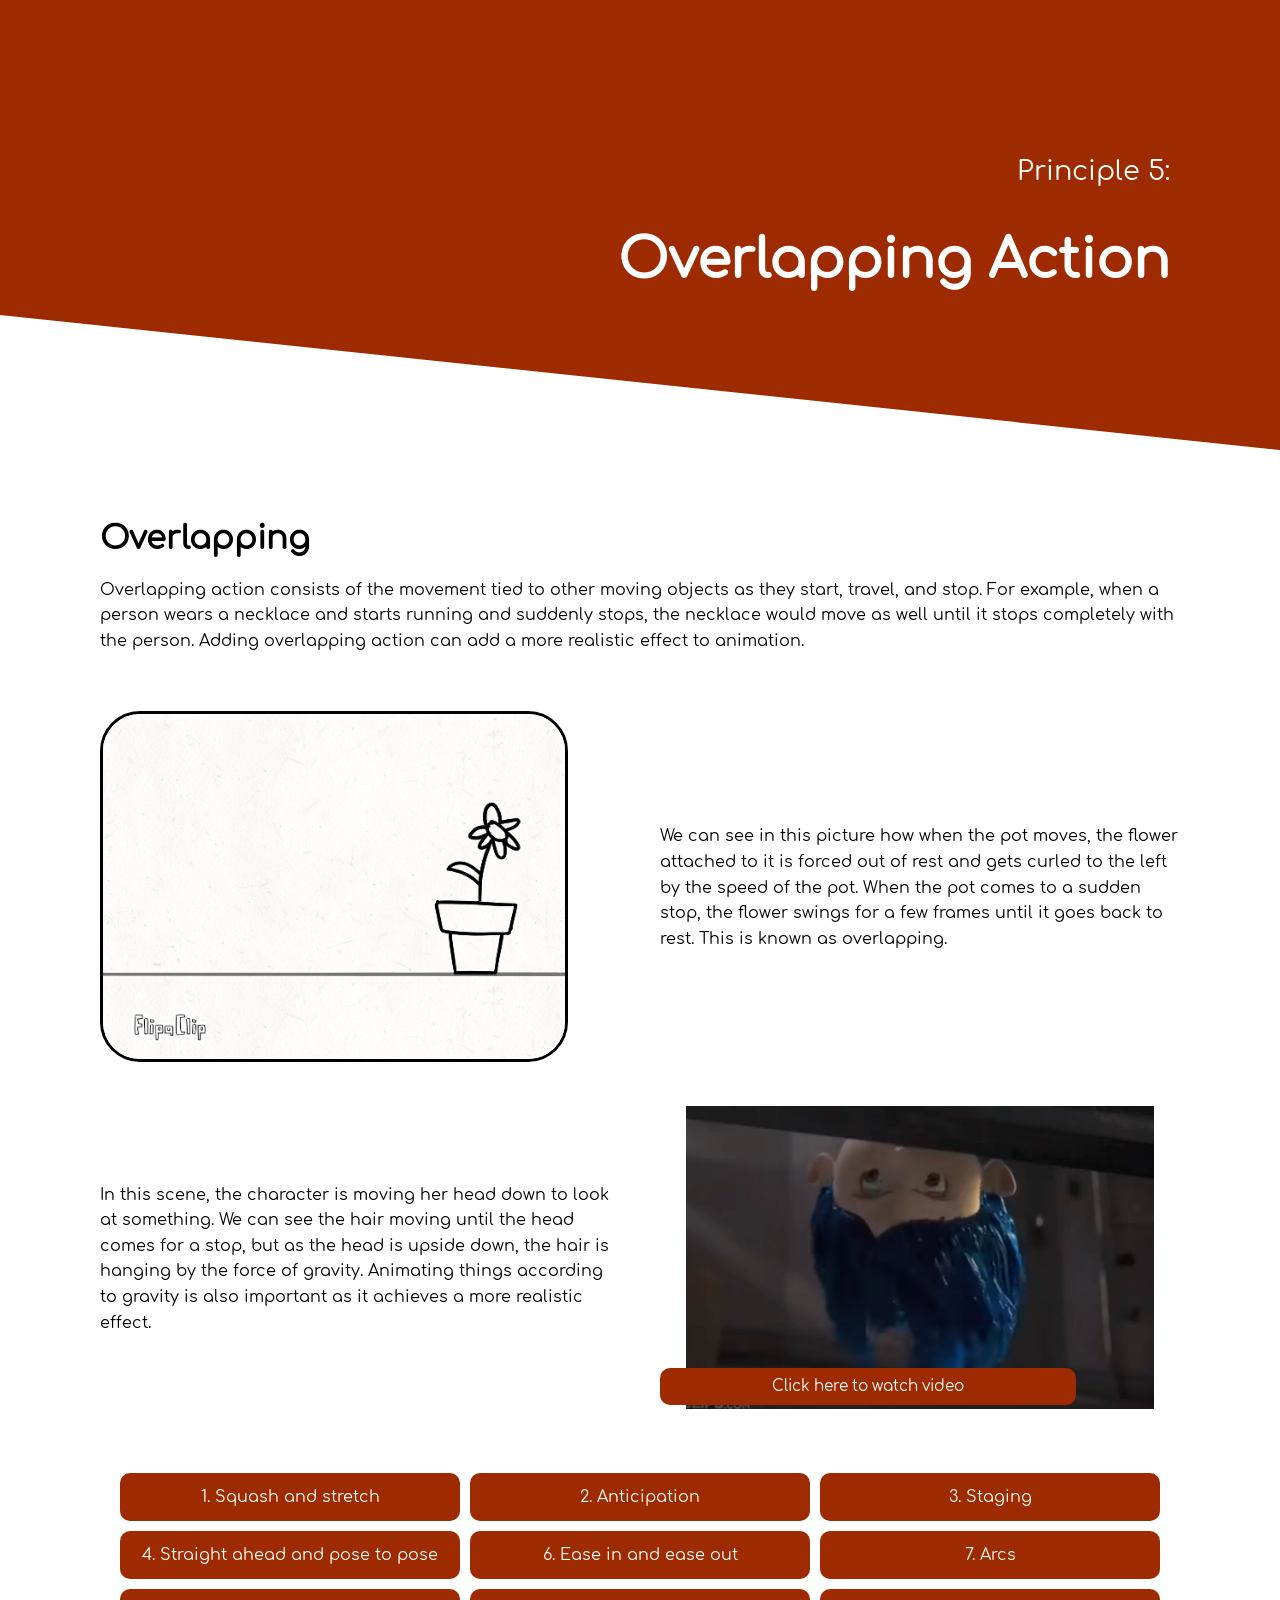
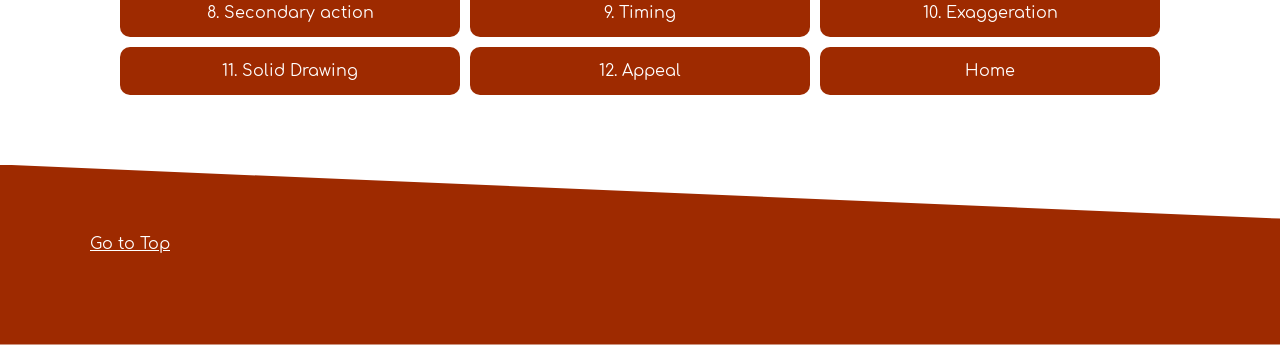
<file: overlap.html>
<!DOCTYPE html>
<html lang="en">

<head>

    <meta charset="UTF-8">
    <meta name="viewport" content="width=device-width, initial-scale=1.0">
    <title>12 Principles of Animation: Overlap</title>
    <link rel="stylesheet" href="css/styling.css">
  

</head>
<body>

    <header class = "principle-header">

       
        <div class = "clipped-container">
            <div class="header-container-principle">
    
                <p>Principle 5:</p>
                <h1> Overlapping Action</h1>
    
            </div>
            </div>
   

        </header>

    <nav id="sticky-header">

        <div class="sticky-header-principle">

    
            <a href="#top">Go to Top</a>
            

        </div>

  
    </nav>




    <div  class = "clipped-container">

        <main id= "first-hierarchy" >

            <div class="spaceA">
                <h1> Overlapping</h1>
            
                <p>
                    Overlapping action consists of the movement tied to other moving objects as they start, 
                    travel, and stop. For example, when a person wears a necklace and starts running and 
                    suddenly stops, the necklace would move as well until it stops completely with the person. 
                    Adding overlapping action can add a more realistic effect to animation.
                </p>
            </div>

            <picture class = "spaceB">
                   
                <source srcset="pics/overlap1still.jpg" media="(prefers-reduced-motion: reduce)">
                <img class = "pre-madeGIF " src="pics/overlap1.GIF" style= "width: 90%;" alt="A body with overlapping action"/>
            </picture>
      

            <p class="spaceC"> 
                We can see in this picture how when the pot moves, the flower attached to it is forced out of rest and gets curled to the 
                left by the speed of the pot. When the pot comes to a sudden stop, the flower swings for a few frames until it goes back to rest. 
                This is known as overlapping.
            </p>

            <!--<iframe class="spaceD" width="560" height="315" src="https://www.youtube.com/embed/I3lnMJ22UBA?si=01xIkdC5wpSjJFUq" title="Follow Through and Overlapping Action Examples" frameborder="0" allow="accelerometer; autoplay; clipboard-write; encrypted-media; gyroscope; picture-in-picture; web-share" referrerpolicy="strict-origin-when-cross-origin" allowfullscreen></iframe>-->
            <!--<a class ="spaceD" href="https://www.youtube.com/watch?v=I3lnMJ22UBA" target="_blank" rel="noopener noreferrer"><img style= "width: 90%;" src="pics/overlapShot.png" alt="Follow Through and Overlapping Action Examples"></a>-->
            <figure class="spaceD">
                <a href="https://www.youtube.com/watch?v=I3lnMJ22UBA" target="_blank" rel="noopener noreferrer"><img style= "width: 90%;" src="pics/overlapShot.png" alt="Follow Through and Overlapping Action Examples">
                 <figcaption>Click here to watch video</figcaption></a>
            </figure>
               


            <p class="spaceE">   
                In this scene, the character is moving her head down to look at something. We can see the hair moving until the head comes for a stop, but as the 
                head is upside down, the hair is hanging by the force of gravity. Animating things according to gravity is also important as it achieves 
                a more realistic effect.

            </p>

           

        </main>
     <div class = "principles-index">
            <!--grid tabs goes here-->
  
            <a href="staging.html"> 1. Squash and stretch</a>
            <a href="anticipation.html">2. Anticipation</a>
            <a href="staging.html"> 3. Staging</a>
            <a href="straightPose.html">4. Straight ahead and pose to pose</a>
            <a href="easeinNout.html"> 6. Ease in and ease out</a>
            <a href="arcs.html">7. Arcs</a>
            <a href="secondary.html"> 8. Secondary action</a>
            <a href="timing.html"> 9. Timing</a>
            <a href="exaggeration.html">10. Exaggeration</a>
            <a href="solidDrawing.html">11. Solid Drawing</a>
            <a href="appeal.html">12. Appeal</a> 
            <a href="index.html"> Home </a>
   
    </div>

    </div>
 

      <footer>  

        <div class="skipMain">
            <a href="#top">Go to Top</a>
        </div>
       </footer>


       <script src="js/code.js"></script>

</body>
</html>
</file>
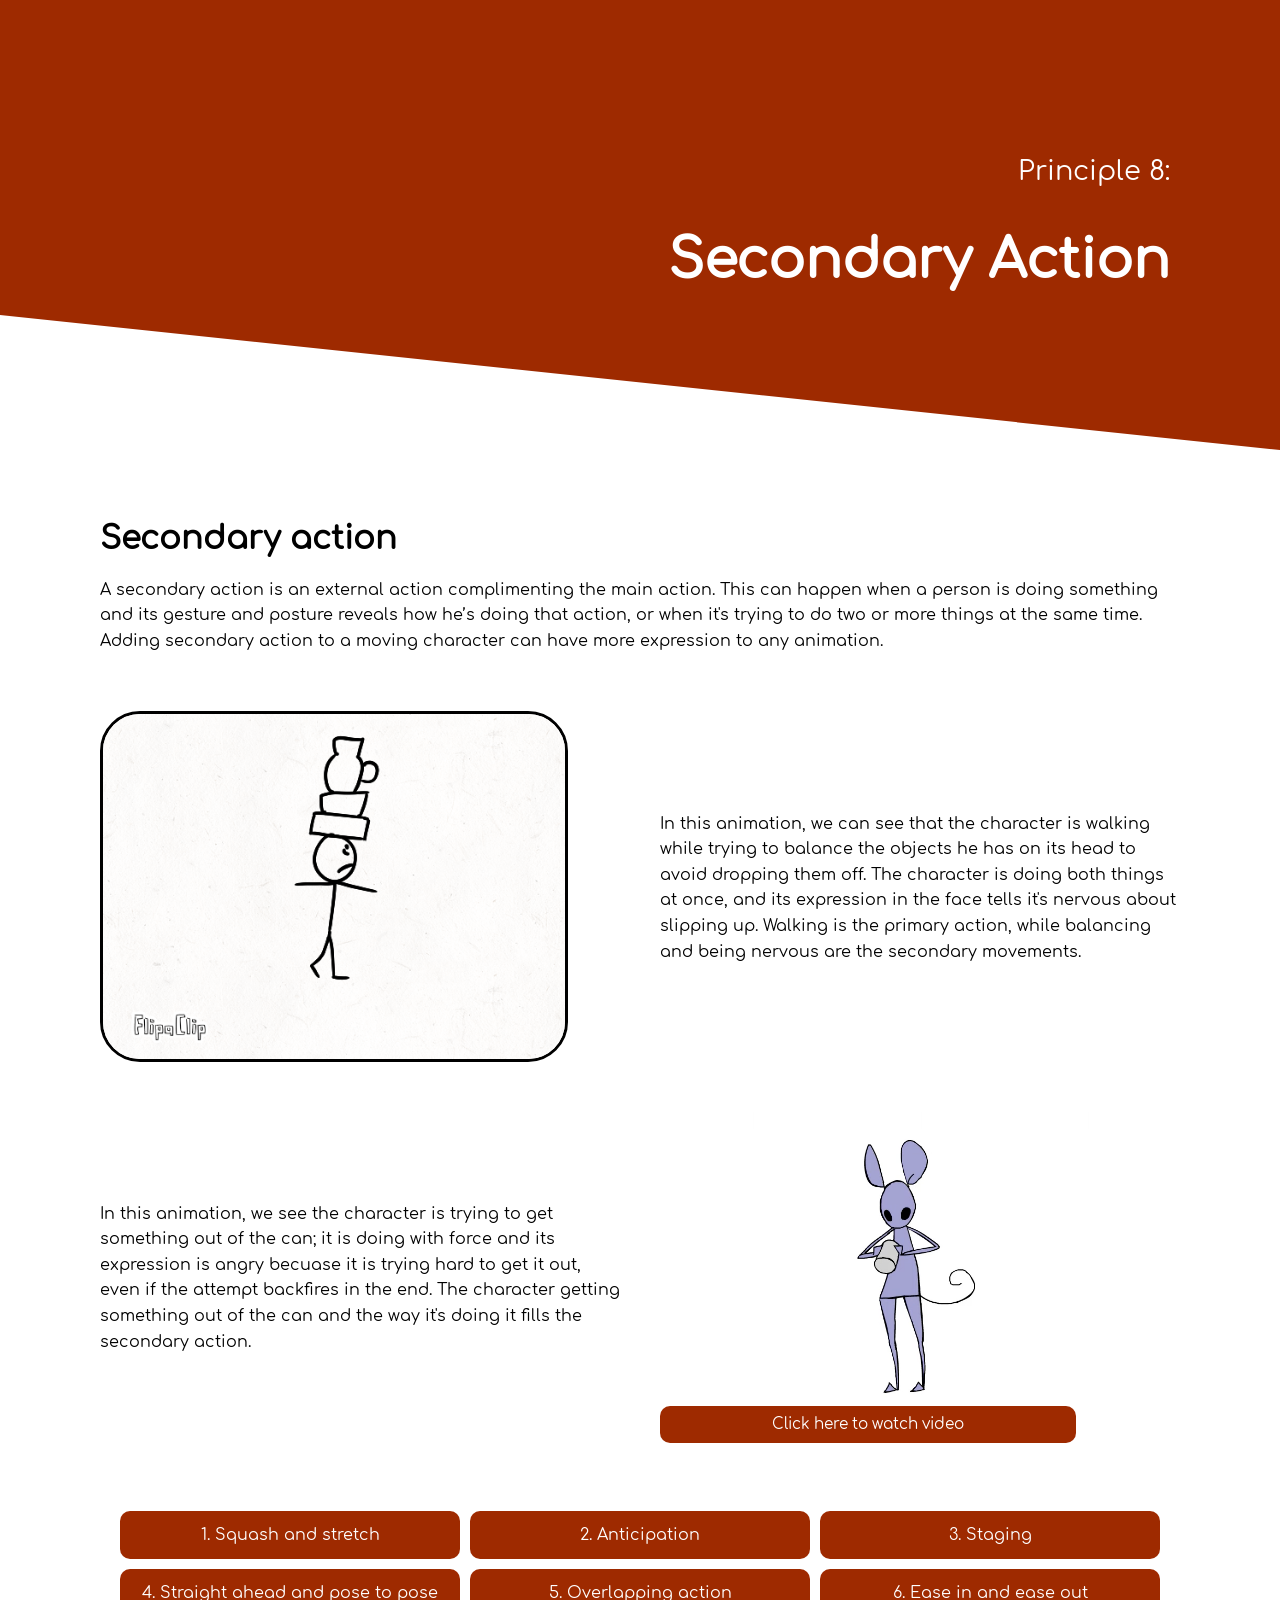
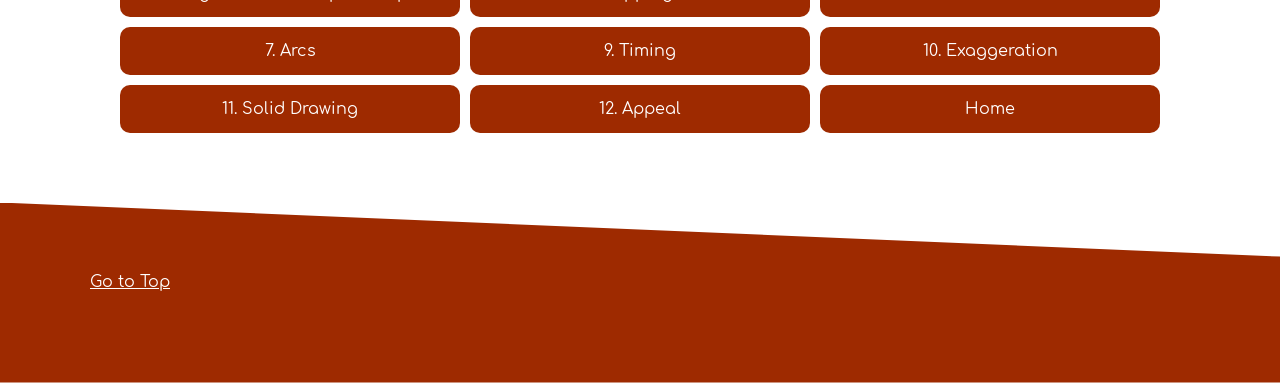
<file: secondary.html>
<!DOCTYPE html>
<html lang="en">

<head>

    <meta charset="UTF-8">
    <meta name="viewport" content="width=device-width, initial-scale=1.0">
    <title>12 Principles of Animation: Secondary</title>
    <link rel="stylesheet" href="css/styling.css">


</head>
<body>

    <header class = "principle-header">

    
        <div class = "clipped-container">
            <div class="header-container-principle">
    
                <p>Principle 8:</p>
                <h1> Secondary Action</h1>
    
            </div>
            </div>


        </header>


    <nav id="sticky-header">

        <div class="sticky-header-principle">

    
            <a href="#top">Go to Top</a>
            

        </div>

  
    </nav>



    <div  class = "clipped-container">

        <main id= "first-hierarchy">

            <div class="spaceA">
                <h1> Secondary action</h1>
            
                <p>
                    A secondary action is an external action complimenting the main action. 
                    This can happen when a person is doing something and its gesture and posture reveals 
                    how he’s doing that action, or when it's trying to do two or more things at the same time. Adding secondary 
                    action to a moving character can have more expression to any animation.
                   
                </p>
            </div>

            <picture class = "spaceB">
                   
                <source srcset="pics/second1still.jpg" media="(prefers-reduced-motion: reduce)">
                <img class = "pre-madeGIF " src="pics/secondary1.GIF" style= "width: 90%;" alt="A character with secondary movement"/>
            </picture>
      

            <p class="spaceC">
                In this animation, we can see that the character is walking while trying to balance the objects he has on its head 
                to avoid dropping them off. The character is doing both things at once, and its expression in the face tells it's 
                nervous about slipping up. Walking is the primary action, while balancing and being nervous are the secondary
                movements.

            </p>

            <!--<iframe class="spaceD" width="560" height="315" src="https://www.youtube.com/embed/bZPmv3ESpo4?si=WkX87w8pABeKXU3X" title="Secondary Action" frameborder="0" allow="accelerometer; autoplay; clipboard-write; encrypted-media; gyroscope; picture-in-picture; web-share" referrerpolicy="strict-origin-when-cross-origin" allowfullscreen></iframe>-->
            <!--<a class ="spaceD" href="https://www.youtube.com/watch?v=I3lnMJ22UBA" target="_blank" rel="noopener noreferrer"><img style= "width: 90%;" src="pics/secondShot.png" alt="Secondary Action"></a>-->
            <figure class="spaceD">
                <a href="https://www.youtube.com/watch?v=I3lnMJ22UBA" target="_blank" rel="noopener noreferrer"><img style= "width: 90%;" src="pics/secondShot.png" alt="Secondary Action">
                 <figcaption>Click here to watch video</figcaption></a>
            </figure>
               


            <p class="spaceE">
                In this animation, we see the character is trying to get something out of the can; it is doing with force and its expression 
                is angry becuase it is trying hard to get it out, even if the attempt backfires in the end. The character getting something out of the 
                can and the way it's doing it fills the secondary action.

            </p>

         

        </main>
       <div class = "principles-index">
            <!--grid tabs goes here-->
  
            <a href="squashNstretch.html"> 1. Squash and stretch</a>
            <a href="anticipation.html">2. Anticipation</a>
            <a href="staging.html"> 3. Staging</a>
            <a href="straightPose.html">4. Straight ahead and pose to pose</a>
            <a href="overlap.html">5. Overlapping action </a>
            <a href="easeinNout.html"> 6. Ease in and ease out</a>
            <a href="arcs.html">7. Arcs</a>
            <a href="timing.html"> 9. Timing</a>
            <a href="exaggeration.html">10. Exaggeration</a>
            <a href="solidDrawing.html">11. Solid Drawing</a>
            <a href="appeal.html">12. Appeal</a> 
            <a href="index.html"> Home </a>
   
    </div>

    </div>
 

      <footer>  

        <div class="skipMain">
            <a href="#top">Go to Top</a>
        </div>
       </footer>

       <script src="js/code.js"></script>

</body>
</html>
</file>
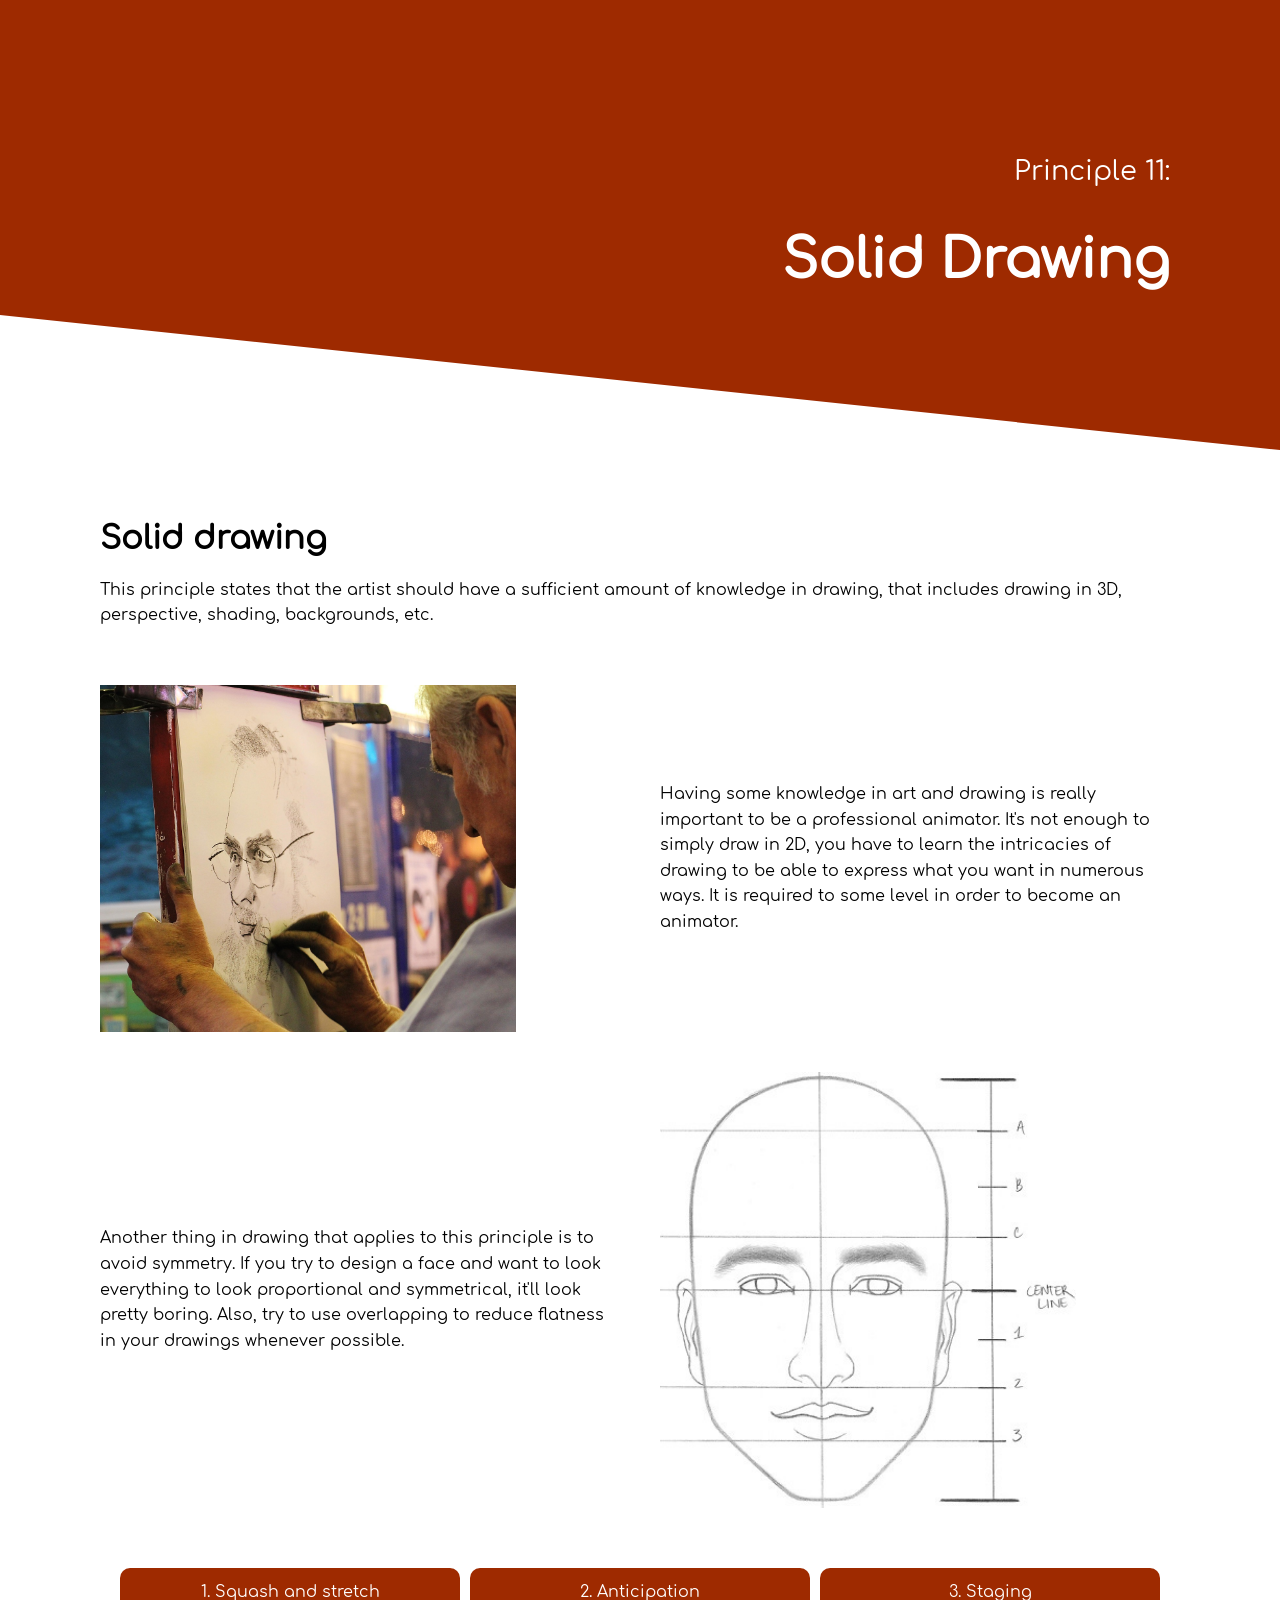
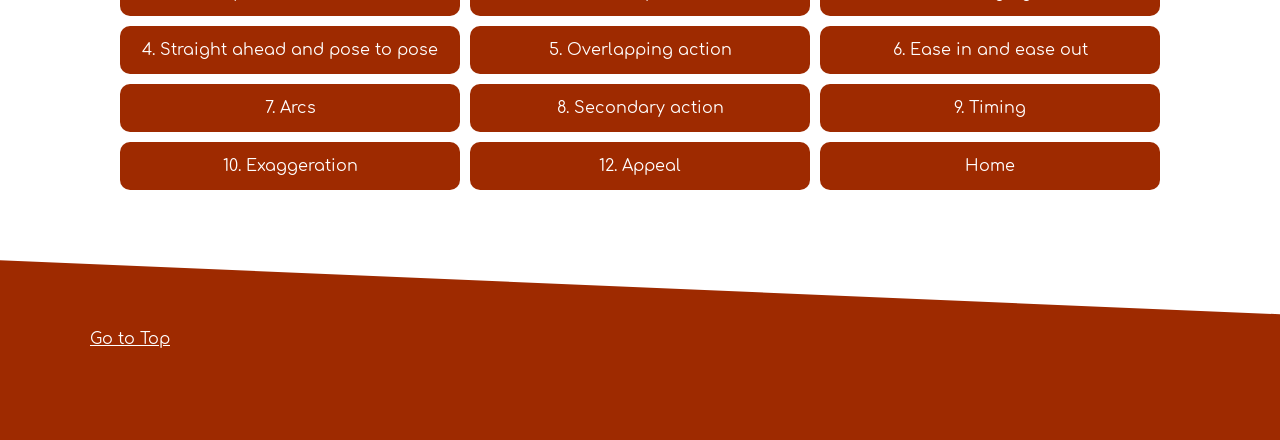
<file: solidDrawing.html>
<!DOCTYPE html>
<html lang="en">

<head>

    <meta charset="UTF-8">
    <meta name="viewport" content="width=device-width, initial-scale=1.0">
    <title>12 Principles of Animation: Solid Drawing</title>
    <link rel="stylesheet" href="css/styling.css">
    

</head>
<body>

    <header class = "principle-header">

     
        <div class = "clipped-container">
            <div class="header-container-principle">
    
                <p>Principle 11:</p>
                <h1> Solid Drawing</h1>
    
            </div>
            </div>


        </header>

    <nav id="sticky-header">

        <div class="sticky-header-principle">

    
            <a href="#top">Go to Top</a>
            

        </div>

  
    </nav>


    <div  class = "clipped-container">

        <main id= "first-hierarchy" >

            <div class="spaceA">
                <h1> Solid drawing</h1>
            
                <p>
                    This principle states that the artist should have a sufficient amount of knowledge in drawing, that includes
                    drawing in 3D, perspective, shading, backgrounds, etc. 
                </p>
            </div>

            <img class="spaceB" src="pics/noname_13-charcoal-drawing-1558900_1280.jpg" alt = "A person drawing with charcoal" style="width:80%">

            <p class="spaceC">
                Having some knowledge in art and drawing is really important to be a professional animator. It's not enough to simply draw 
                in 2D, you have to learn the intricacies of drawing to be able to express what you want in numerous ways. It is required to 
                some level in order to become an animator. 

            </p>

            <img class="spaceD" src="pics/faceA.jpg" alt = "Symmetric face" style="width:80%">

            <p class="spaceE">
               
                Another thing in drawing that applies to this principle is to avoid symmetry. If you try to design a face 
                and want to look everything to look proportional and symmetrical, it'll look pretty boring. Also, try to use overlapping to reduce flatness
                in your drawings whenever possible.

            </p>
           <!--https://rapidfireart.com/2015/12/07/how-to-draw-a-face-in-8-steps/-->

            

        </main>
    <div class = "principles-index">
            <!--grid tabs goes here-->
  
            <a href="squashNstretch.html"> 1. Squash and stretch</a>
            <a href="anticipation.html">2. Anticipation</a>
            <a href="staging.html"> 3. Staging</a>
            <a href="straightPose.html">4. Straight ahead and pose to pose</a>
            <a href="overlap.html">5. Overlapping action </a>
            <a href="easeinNout.html"> 6. Ease in and ease out</a>
            <a href="arcs.html">7. Arcs</a>
            <a href="secondary.html"> 8. Secondary action</a>
            <a href="timing.html"> 9. Timing</a>
            <a href="exaggeration.html">10. Exaggeration</a>
            <a href="appeal.html">12. Appeal</a> 
            <a href="index.html"> Home </a>
   
    </div>

    </div>
 

      <footer>  

        <div class="skipMain">
            <a href="#top">Go to Top</a>
        </div>
       </footer>


       <script src="js/code.js"></script>

</body>
</html>
</file>
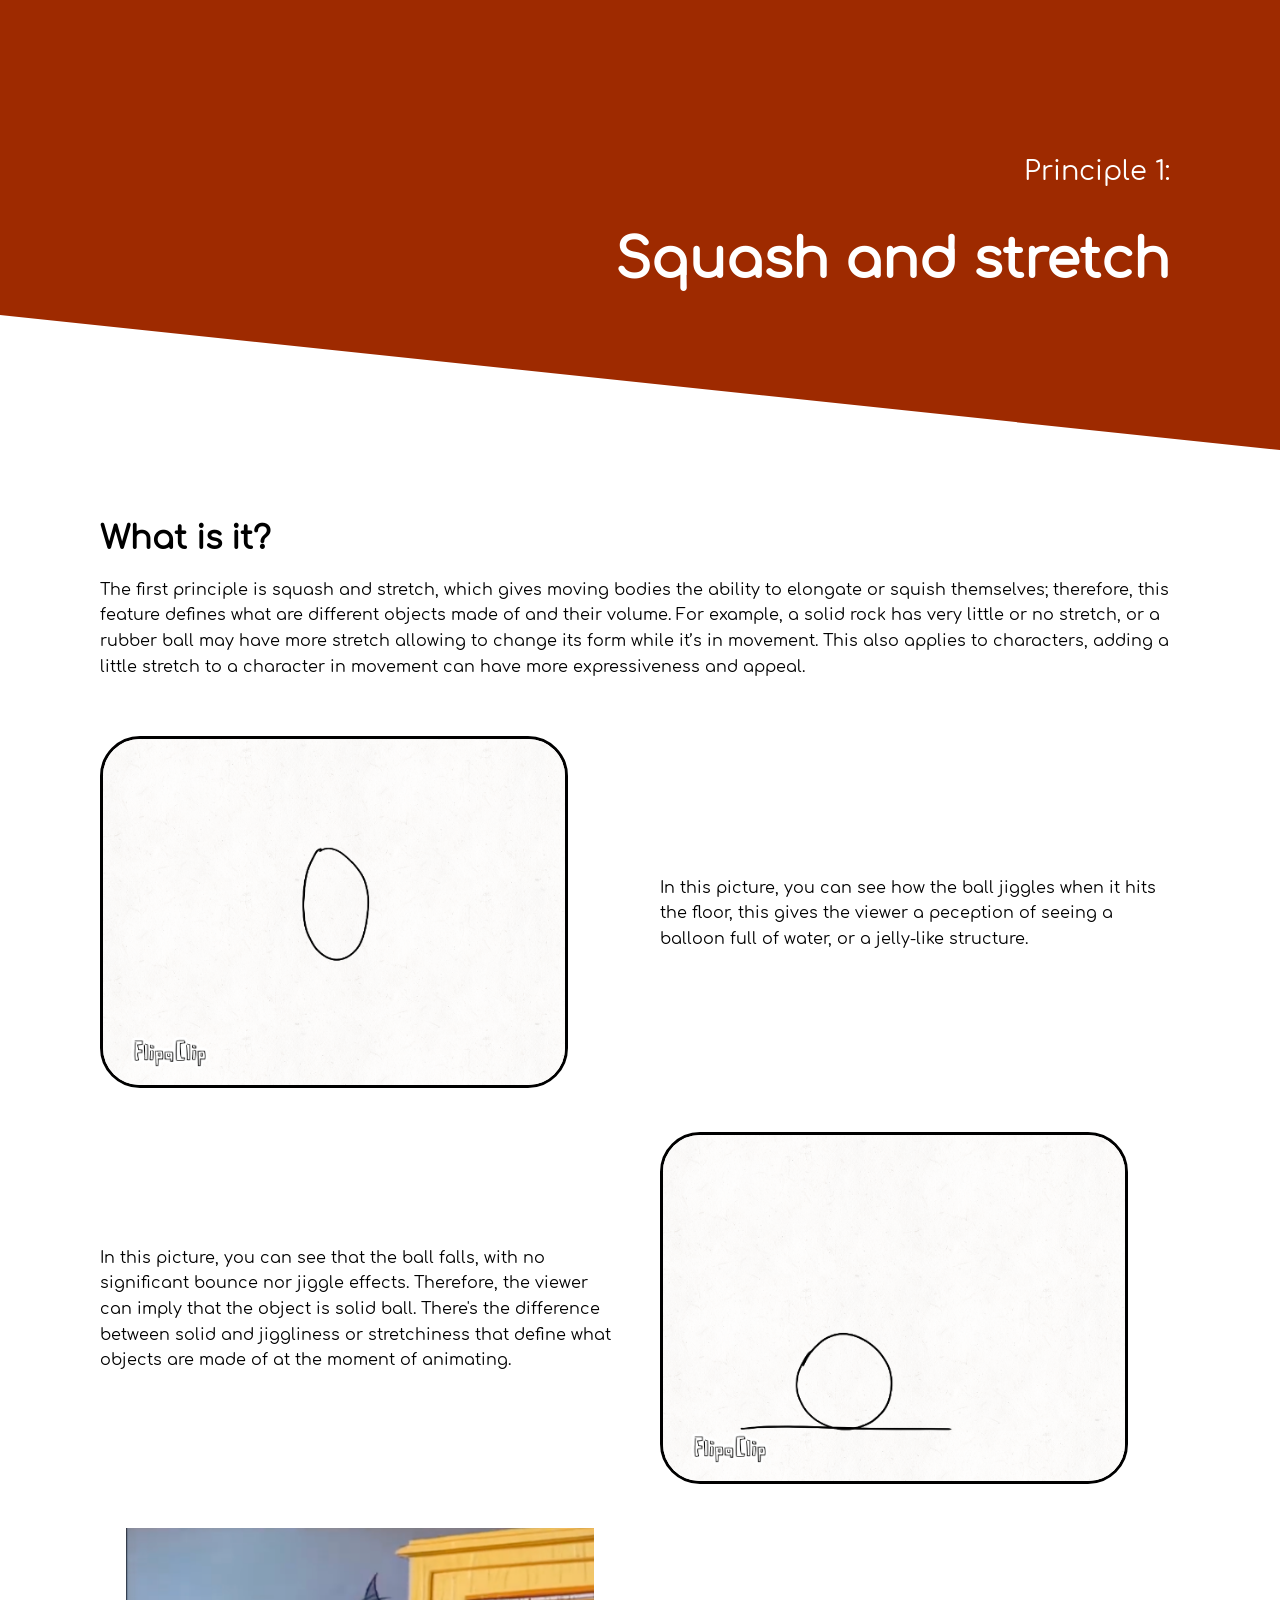
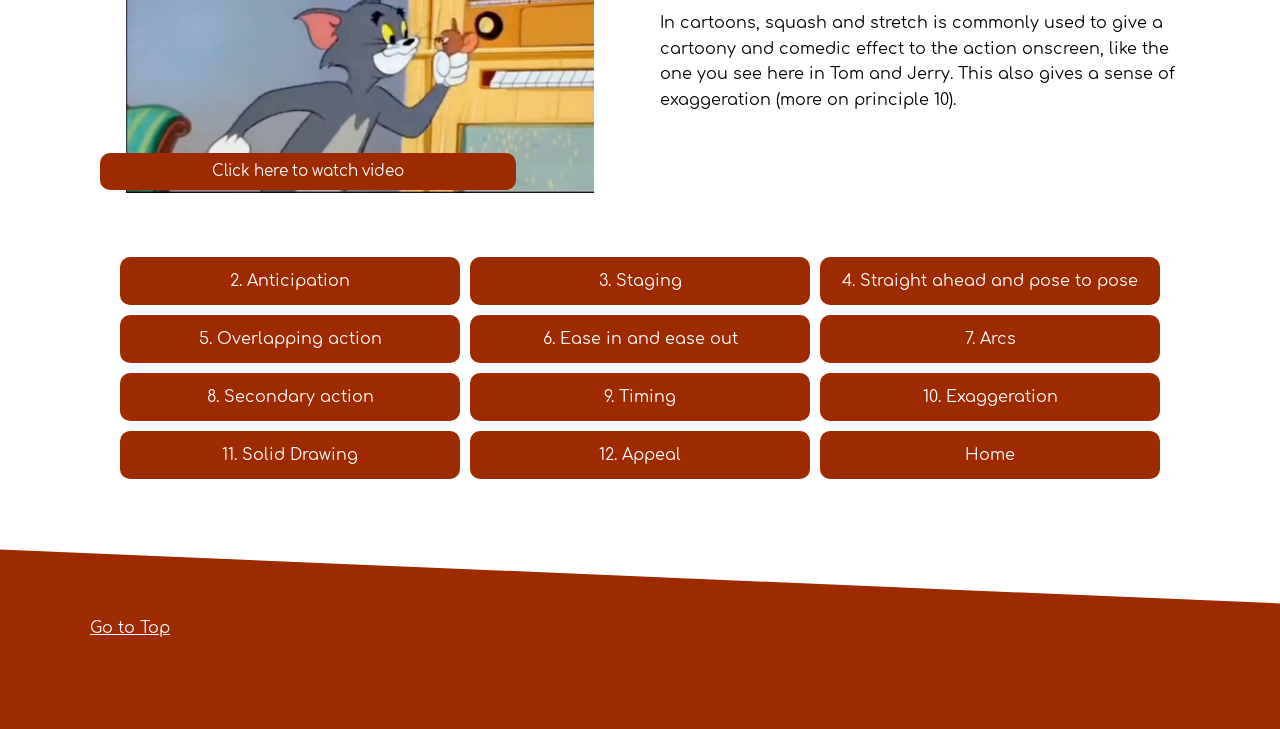
<file: squashNstretch.html>
<!DOCTYPE html>
<html lang="en">

<head>

    <meta charset="UTF-8">
    <meta name="viewport" content="width=device-width, initial-scale=1.0">
    <title>12 Principles of Animation: Squash and stretch</title>
    <link rel="stylesheet" href="css/styling.css">
   

</head>


<body>


    <header class = "principle-header">


        <div class = "clipped-container">
        <div class="header-container-principle">

            <p>Principle 1:</p>
            <h1> Squash and stretch</h1>

        </div>
        </div>

    </header>
    <nav id="sticky-header">

        <div class="sticky-header-principle">

    
            <a href="#top">Go to Top</a>
            

        </div>

  
    </nav>



    <div class = "clipped-container">

        <main id = "fourth-hierarchy">

            <div class="spaceA">
                <h1> What is it?</h1>
            
                <p>
                    The first principle is squash and stretch, which gives moving bodies the ability to 
                    elongate or squish themselves; therefore, this feature defines what are different objects
                    made of and their volume. For example, a solid rock has very little or no stretch, or a rubber ball may have 
                    more stretch allowing to change its form while it’s in movement. This also applies to 
                    characters, adding a little stretch to a character in movement can have more expressiveness 
                    and appeal.
                </p>
            </div>

            <picture class = "spaceB">
                   
                <source srcset="pics/stretch1still.jpg" media="(prefers-reduced-motion: reduce)">
                <img class = "pre-madeGIF " src="pics/stretch1.GIF" style= "width: 90%;" alt="A body with jiggle physics"/>
            </picture>
      

            <p class="spaceC">
                In this picture, you can see how the ball jiggles when it hits the floor, this 
                gives the viewer a peception of seeing a balloon full of water, or a jelly-like structure. 
            </p>

            <picture class = "spaceD">
                   
                <source srcset="pics/solid1still.jpg" media="(prefers-reduced-motion: reduce)">
                <img class = "pre-madeGIF " src="pics/solid1.GIF" style= "width: 90%;" alt="A solid body with no jiggle"/>
            </picture>
      

            <p class="spaceE">
                In this picture, you can see that the ball falls, with no significant bounce nor jiggle
                effects. Therefore, the viewer can imply that the object is solid ball. There's the difference 
                between solid and jiggliness or stretchiness that define what objects are made of at the moment 
                of animating.
            </p>

           <!-- <iframe class="spaceF" width="560" height="315" src="https://www.youtube.com/embed/pKmszeRCkOg?si=umonRpVIHDjqFvj3" title="squash and stretch examples" 
            frameborder="0" allow="accelerometer; autoplay; clipboard-write; encrypted-media; gyroscope; picture-in-picture; web-share" 
            referrerpolicy="strict-origin-when-cross-origin" allowfullscreen></iframe>-->
            <!--<a class ="spaceF" href="https://www.youtube.com/watch?v=pKmszeRCkOg" target="_blank" rel="noopener noreferrer"><img style= "width: 90%;" 
                src="pics/stretchShot.png" alt="squash and stretch examples"></a>-->
             <figure class="spaceF">
                <a href="https://www.youtube.com/watch?v=pKmszeRCkOg" target="_blank" rel="noopener noreferrer"><img style= "width: 90%;" src="pics/stretchShot.png" alt="Squash and stretch examples">
                <figcaption>Click here to watch video</figcaption></a>
            </figure>

            <p class="spaceG">
                In cartoons, squash and stretch is commonly used to give a cartoony and comedic effect to the action onscreen, 
                like the one you see here in Tom and Jerry. This also gives a sense of exaggeration (more on principle 10).

            </p>


        </main>
       <div class = "principles-index">
            <!--grid tabs goes here-->
  
            
            <a href="anticipation.html">2. Anticipation</a>
            <a href="staging.html"> 3. Staging</a>
            <a href="straightPose.html"> 4. Straight ahead and pose to pose</a>
            <a href="overlap.html">5. Overlapping action </a>
            <a href="easeinNout.html"> 6. Ease in and ease out</a>
            <a href="arcs.html">7. Arcs</a>
            <a href="secondary.html"> 8. Secondary action</a>
            <a href="timing.html"> 9. Timing</a>
            <a href="exaggeration.html">10. Exaggeration</a>
            <a href="solidDrawing.html">11. Solid Drawing</a>
            <a href="appeal.html">12. Appeal</a>
            <a href="index.html"> Home </a>
   
    </div>

    </div>
 

      <footer>  

        <div class="skipMain">
            <a href="#top">Go to Top</a>
        </div>
       </footer>


       <script src="js/code.js"></script>

</body>



</html>
</file>
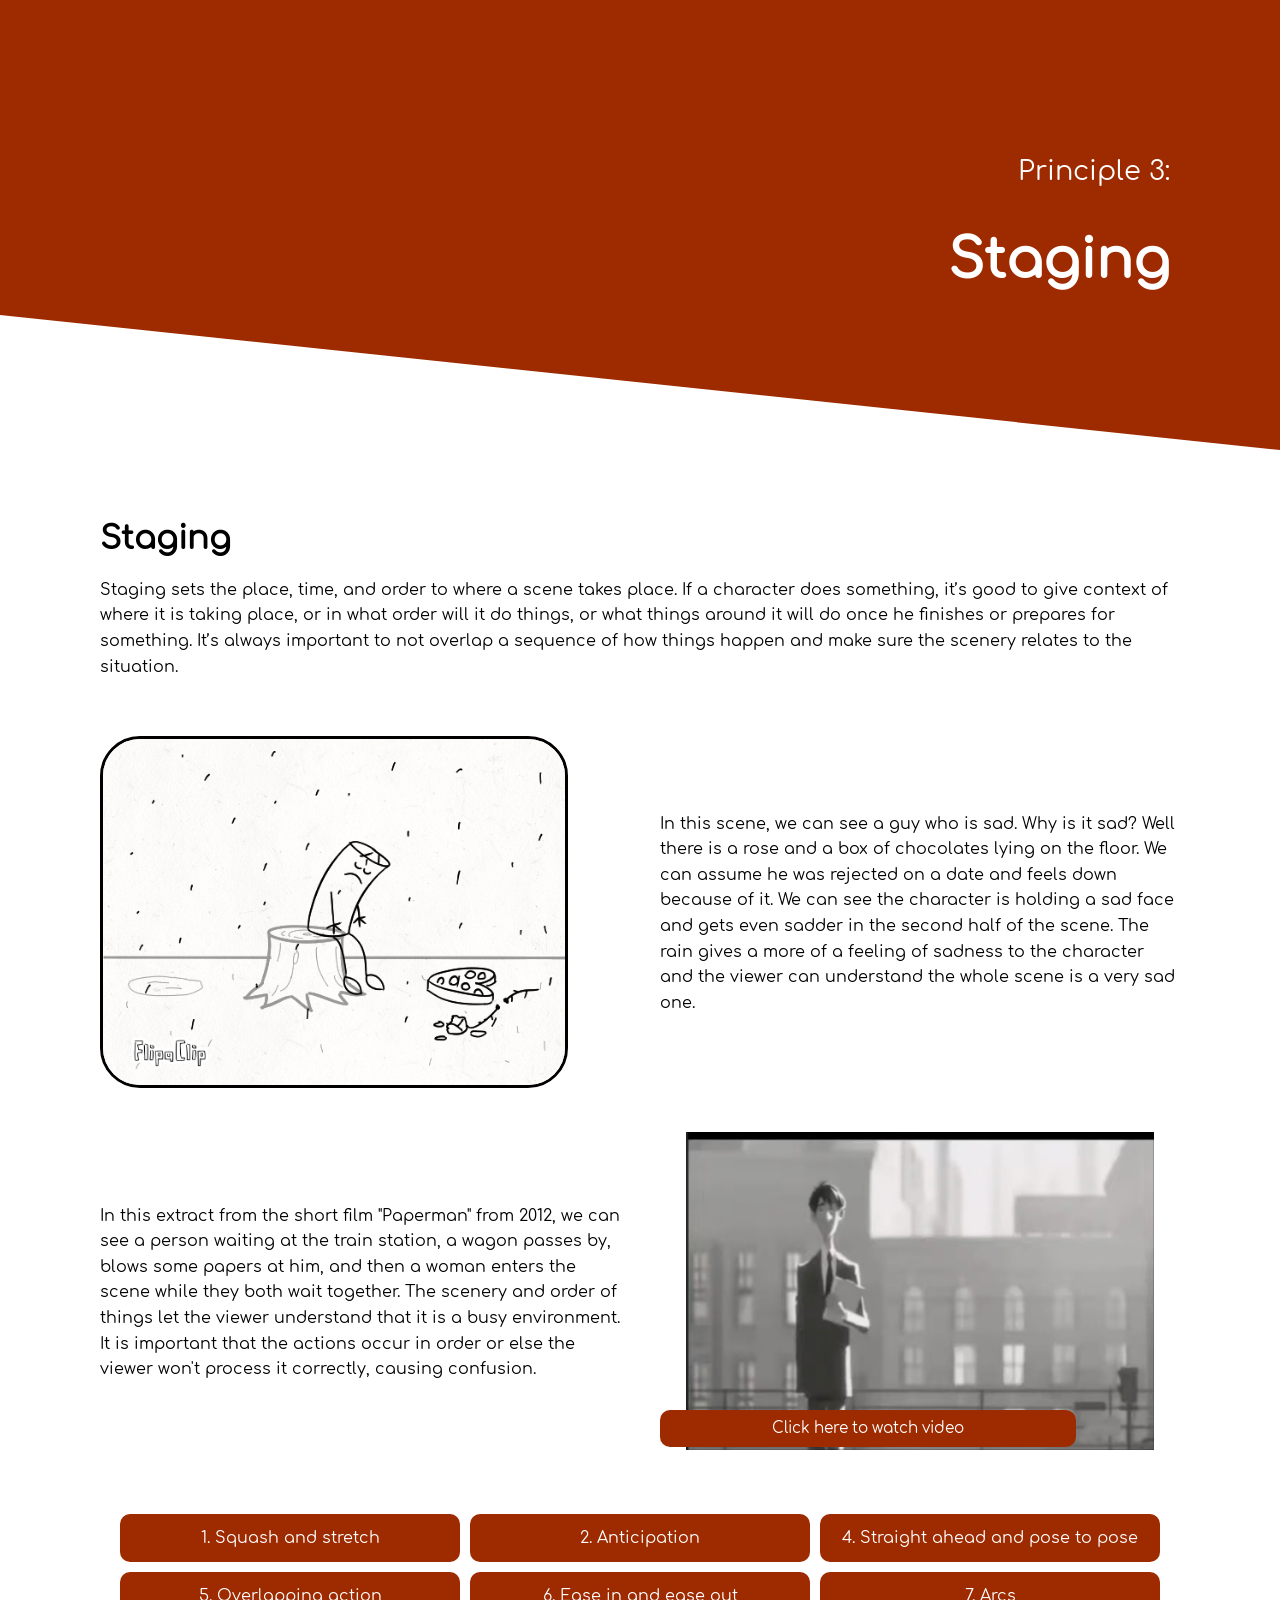
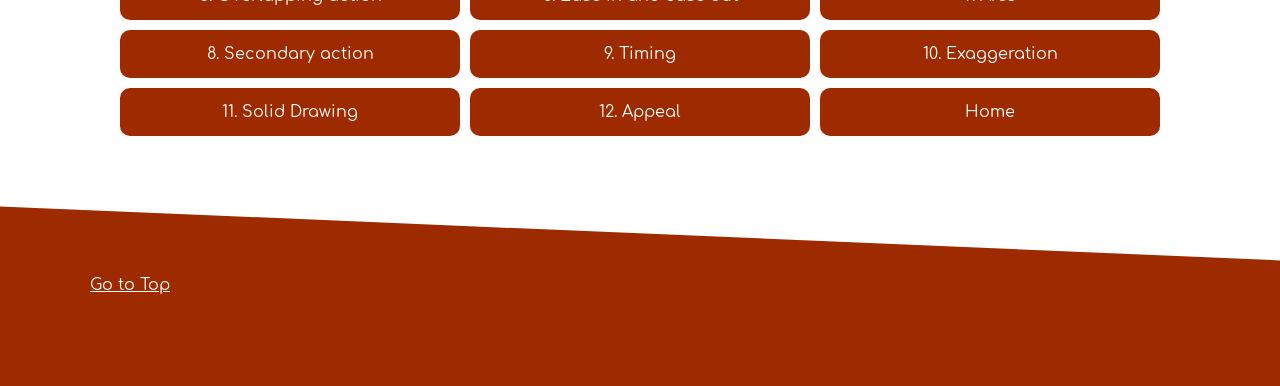
<file: staging.html>
<!DOCTYPE html>
<html lang="en">

<head>

    <meta charset="UTF-8">
    <meta name="viewport" content="width=device-width, initial-scale=1.0">
    <title>12 Principles of Animation: Staging</title>
    <link rel="stylesheet" href="css/styling.css">
  

</head>

<body>

    <header class = "principle-header">

        
        <div class = "clipped-container">
            <div class="header-container-principle">
    
                <p>Principle 3:</p>
                <h1> Staging</h1>
    
            </div>
            </div>


        </header>

    <nav id="sticky-header">

        <div class="sticky-header-principle">

    
            <a href="#top">Go to Top</a>
            

        </div>

  
    </nav>



    <div class = "clipped-container">

        <main id= "first-hierarchy">

            <div class="spaceA">
                <h1> Staging</h1>
            
                <p>
                    Staging sets the place, time, and order to where a scene takes place. 
                    If a character does something, it’s good to give context of where it is taking place,
                    or in what order will it do things, or what things around it will do once he finishes 
                    or prepares for something. It’s always important to not overlap a sequence of how things 
                    happen and make sure the scenery relates to the situation.
                </p>
            </div>

            <picture class = "spaceB">
                   
                <source srcset="pics/stage1still.jpg" media="(prefers-reduced-motion: reduce)">
                <img class = "pre-madeGIF " src="pics/stage1.GIF" style= "width: 90%;" alt="A sad scenery with staging"/>
            </picture>
      

            <p class="spaceC">
               In this scene, we can see a guy who is sad. Why is it sad? Well there is a rose and a box of chocolates lying on the floor.
               We can assume he was rejected on a date and feels down because of it. We can see the character is holding a sad face and gets even 
               sadder in the second half of the scene. The rain gives a more of a feeling of sadness to the character and the viewer 
               can understand the whole scene is a very sad one.
            </p>

           <!-- <iframe class="spaceD"width="560" height="315" src="https://www.youtube.com/embed/vIMipxNblkU?si=AG2k_ibbn5XHxCOF" title="ANIMATION PRINCIPLES OF STAGING" frameborder="0" allow="accelerometer; autoplay; clipboard-write; encrypted-media; gyroscope; picture-in-picture; web-share" referrerpolicy="strict-origin-when-cross-origin" allowfullscreen></iframe>-->
            <!--<a class ="spaceD" href="https://www.youtube.com/watch?v=vIMipxNblkU" target="_blank" rel="noopener noreferrer"><img style= "width: 90%;" src="pics/stageShot.png" alt="ANIMATION PRINCIPLES OF STAGING"></a>-->
            <figure class="spaceD">
                <a href="https://www.youtube.com/watch?v=vIMipxNblkU" target="_blank" rel="noopener noreferrer"><img style= "width: 90%;" src="pics/stageShot.png" alt="ANIMATION PRINCIPLES OF STAGING">
                <figcaption>Click here to watch video</figcaption></a>
            </figure>

            <p class="spaceE">
                In this extract from the short film "Paperman" from 2012, we can see a person waiting at the train station, a wagon passes by, blows some papers at him,
                and then a woman enters the scene while they both wait together. The scenery and order of things let the viewer understand that it is a 
                busy environment. It is important that the actions occur in order or else the viewer won't process it correctly, causing confusion.
            </p>

        

        </main>
        <div class = "principles-index">
            <!--grid tabs goes here-->
  
            <a href="squashNstretch.html"> 1. Squash and stretch</a>
            <a href="anticipation.html">2. Anticipation</a>
            <a href="straightPose.html"> 4. Straight ahead and pose to pose</a>
            <a href="overlap.html">5. Overlapping action </a>
            <a href="easeinNout.html"> 6. Ease in and ease out</a>
            <a href="arcs.html">7. Arcs</a>
            <a href="secondary.html"> 8. Secondary action</a>
            <a href="timing.html"> 9. Timing</a>
            <a href="exaggeration.html">10. Exaggeration</a>
            <a href="solidDrawing.html">11. Solid Drawing</a>
            <a href="appeal.html">12. Appeal</a> 
            <a href="index.html"> Home </a>
   
           </div>

    </div>
 

      <footer>  

        <div class="skipMain">
            <a href="#top">Go to Top</a>
        </div>
       </footer>

       <script src="js/code.js"></script>

</body>
</html>
</file>
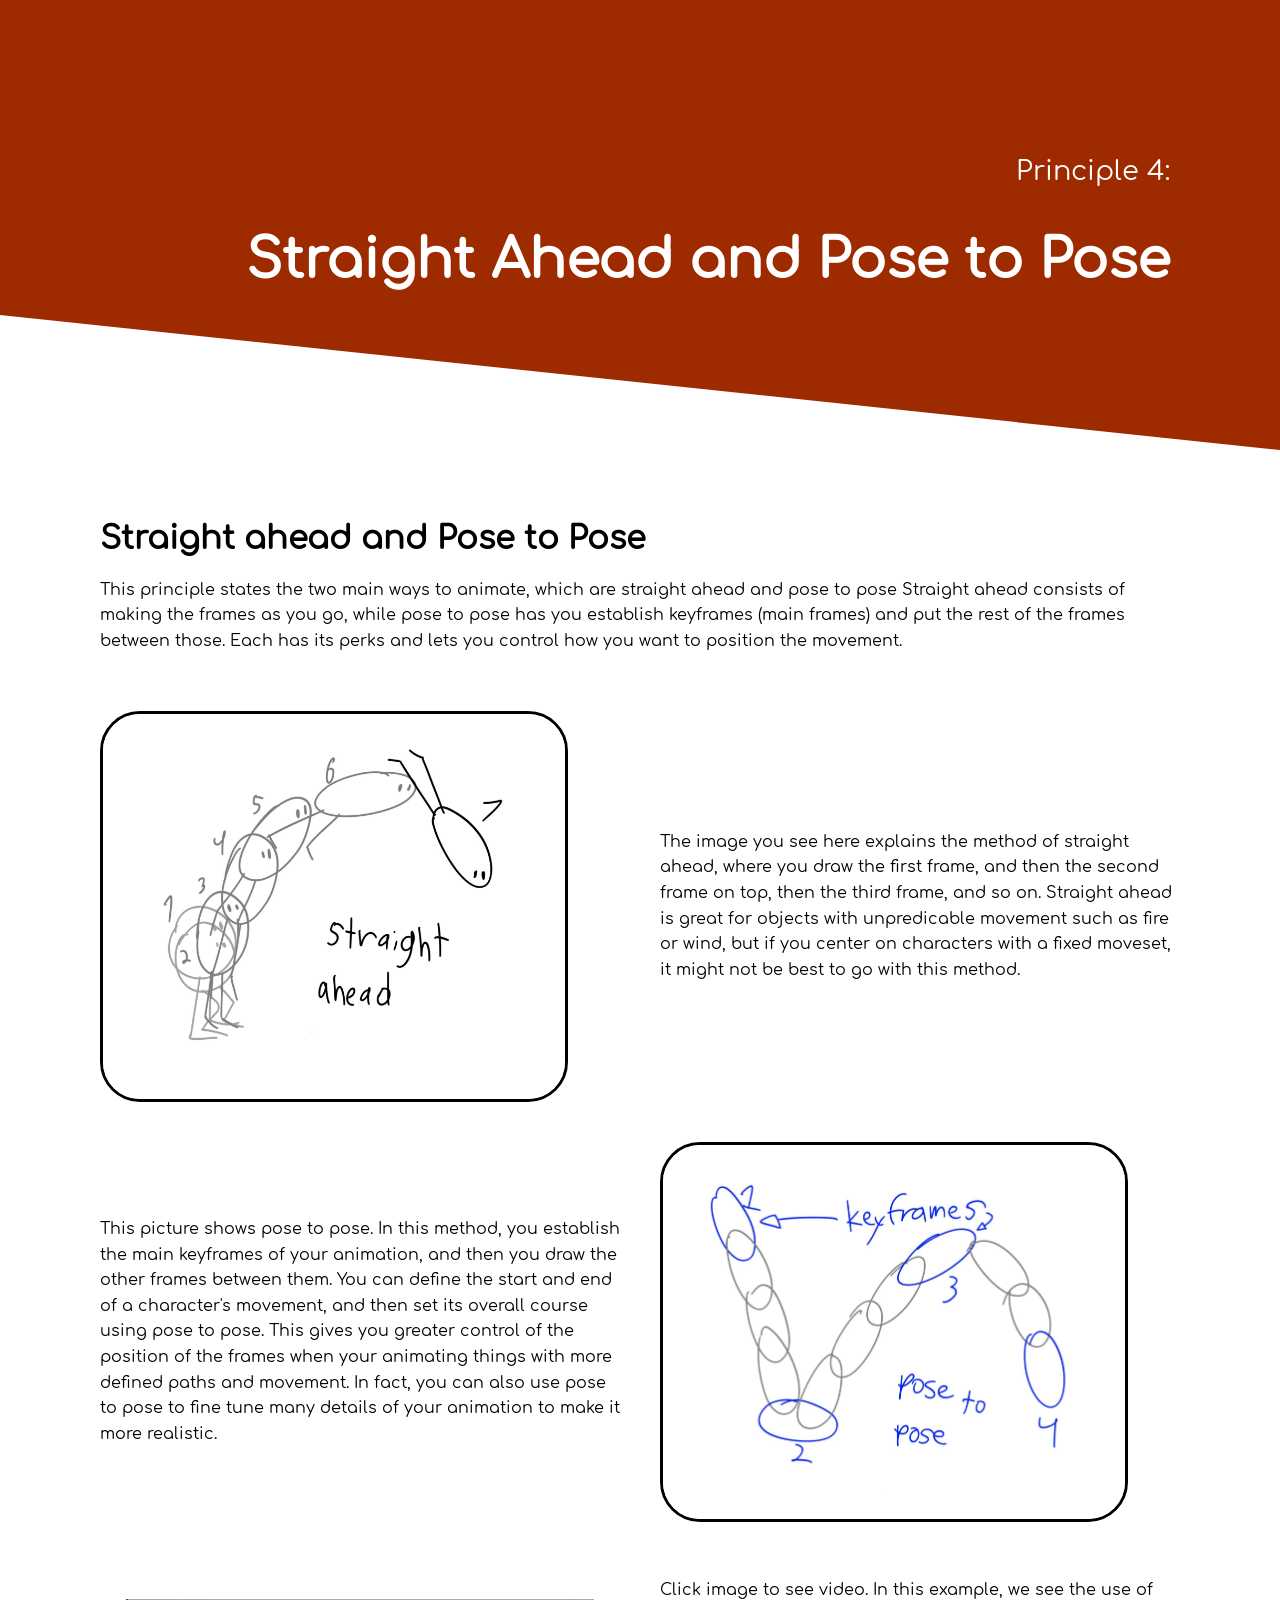
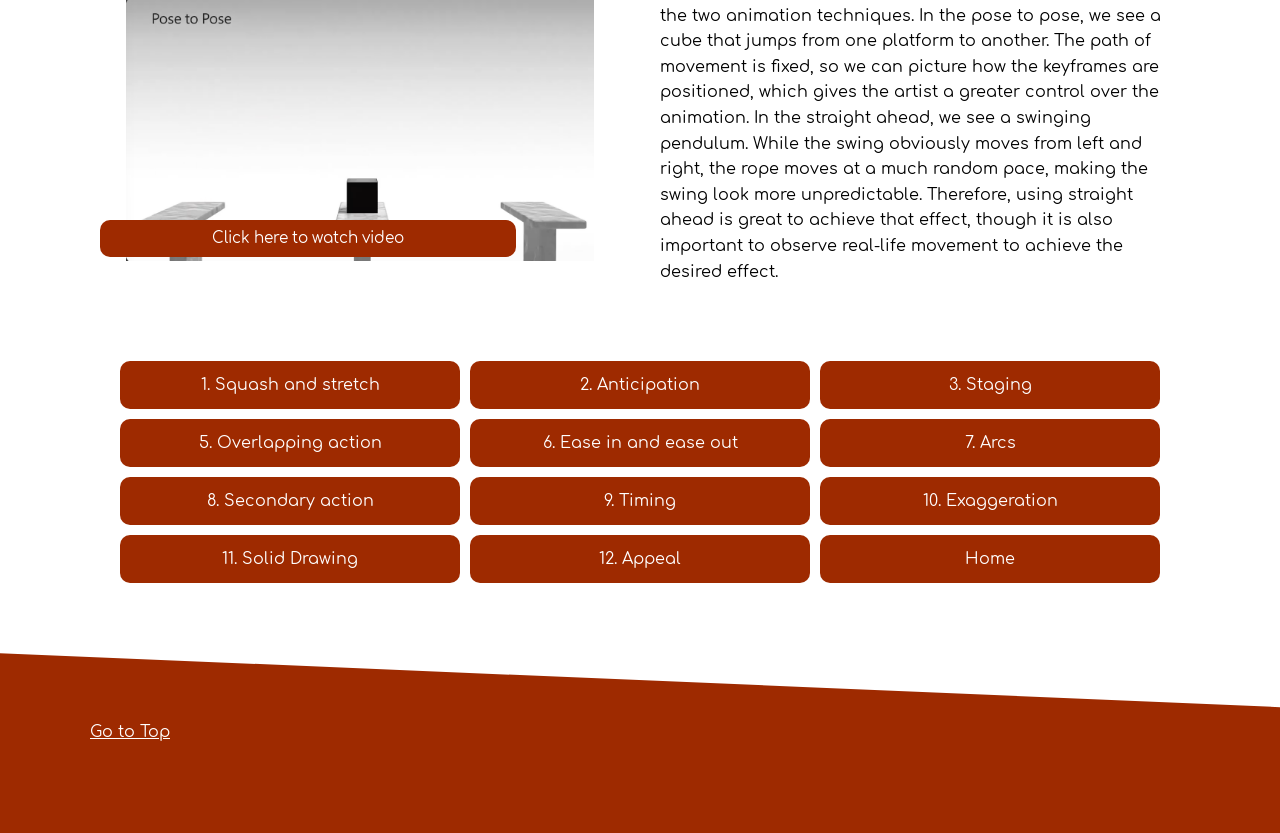
<file: straightPose.html>
<!DOCTYPE html>
<html lang="en">

<head>

    <meta charset="UTF-8">
    <meta name="viewport" content="width=device-width, initial-scale=1.0">
    <title>12 Principles of Animation: Straight Ahead and Pose to Pose</title>
    <link rel="stylesheet" href="css/styling.css">
  

</head>
<body>

    <header class = "principle-header">

       
        <div class = "clipped-container">
            <div class="header-container-principle">
    
                <p>Principle 4:</p>
                <h1> Straight Ahead and Pose to Pose</h1>
    
            </div>
            </div>


        </header>

    <nav id="sticky-header">

        <div class="sticky-header-principle">

    
            <a href="#top">Go to Top</a>
            

        </div>

  
    </nav>



    <div class = "clipped-container">

        <main id = "fourth-hierarchy">

            <div class="spaceA">
                <h1>Straight ahead and Pose to Pose </h1>
            
                <p>
                    This principle states the two main ways to animate, which are straight ahead and pose to pose
                    Straight ahead consists of making the frames as you go, while pose to pose has you establish keyframes (main frames) 
                    and put the rest of the frames between those. Each has its perks and lets you control
                    how you want to position the movement.
                </p>
            </div>

            <img class = "pre-madeGIF spaceB" src="pics/striaghtAhead1.jpg" alt = "Straight ahead" width="80%">

            <p class="spaceC">
                The image you see here explains the method of straight ahead, where you draw the first frame, and then the second frame on top, 
                then the third frame, and so on. Straight ahead is great for objects with unpredicable movement such as fire or wind, but if you center 
                on characters with a fixed moveset, it might not be best to go with this method.
                
            </p>

            <img class = "pre-madeGIF spaceD" src="pics/poseToPose1.jpg" alt = "Pose to pose" width="80%">

            <p class="spaceE">
                This picture shows pose to pose. In this method, you establish the main keyframes of your animation, and then you draw the other 
                frames between them. You can define the start and end of a character's movement, and then set its overall course using pose to pose.
                This gives you greater control of the position of the frames when your animating things with more defined
                paths and movement. In fact, you can also use pose to pose to fine tune many details of your animation to make it more realistic.


            </p>

            <!--<iframe class="spaceF" width="560" height="315" src="https://www.youtube.com/embed/EO5E4yXgT88?si=RnV2R82WLJISfF07" title="04. Straight Ahead Action and Pose to Pose || Basic principles of animation" frameborder="0" allow="accelerometer; autoplay; clipboard-write; encrypted-media; gyroscope; picture-in-picture; web-share" referrerpolicy="strict-origin-when-cross-origin" allowfullscreen></iframe>-->
            <!--<a class ="spaceF" href="https://www.youtube.com/watch?v=EO5E4yXgT88" target="_blank" rel="noopener noreferrer"><img style= "width: 90%;" src="pics/poseShot.png" alt="04. Straight Ahead Action and Pose to Pose || Basic principles of animation"></a>-->
            <figure class="spaceF">
                <a href="https://www.youtube.com/watch?v=EO5E4yXgT88" target="_blank" rel="noopener noreferrer"><img style= "width: 90%;" src="pics/poseShot.png" alt="04. Straight Ahead Action and Pose to Pose || Basic principles of animation">
                <figcaption>Click here to watch video</figcaption></a>
            </figure>


            <p class="spaceG">

                Click image to see video. In this example, we see the use of the two animation techniques. In the pose to pose, we see a cube that jumps from one platform to another.
                The path of movement is fixed, so we can picture how the keyframes are positioned, which gives the artist a greater control over the animation.
                In the straight ahead, we see a swinging pendulum. While the swing obviously moves from left and right, the rope moves at a much random 
                pace, making the swing look more unpredictable. Therefore, using straight ahead is great to achieve that effect, though it is also
                important to observe real-life movement to achieve the desired effect.

            </p>

           

        </main>
     <div class = "principles-index">
            <!--grid tabs goes here-->
  
            <a href="staging.html"> 1. Squash and stretch</a>
            <a href="anticipation.html">2. Anticipation</a>
            <a href="staging.html"> 3. Staging</a>
            <a href="overlap.html">5. Overlapping action </a>
            <a href="easeinNout.html"> 6. Ease in and ease out</a>
            <a href="arcs.html">7. Arcs</a>
            <a href="secondary.html"> 8. Secondary action</a>
            <a href="timing.html"> 9. Timing</a>
            <a href="exaggeration.html">10. Exaggeration</a>
            <a href="solidDrawing.html">11. Solid Drawing</a>
            <a href="appeal.html">12. Appeal</a> 
            <a href="index.html"> Home </a>
   
    </div>

    </div>
 

      <footer>  

        <div class="skipMain">
            <a href="#top">Go to Top</a>
        </div>
       </footer>

       <script src="js/code.js"></script>

</body>
</html>
</file>
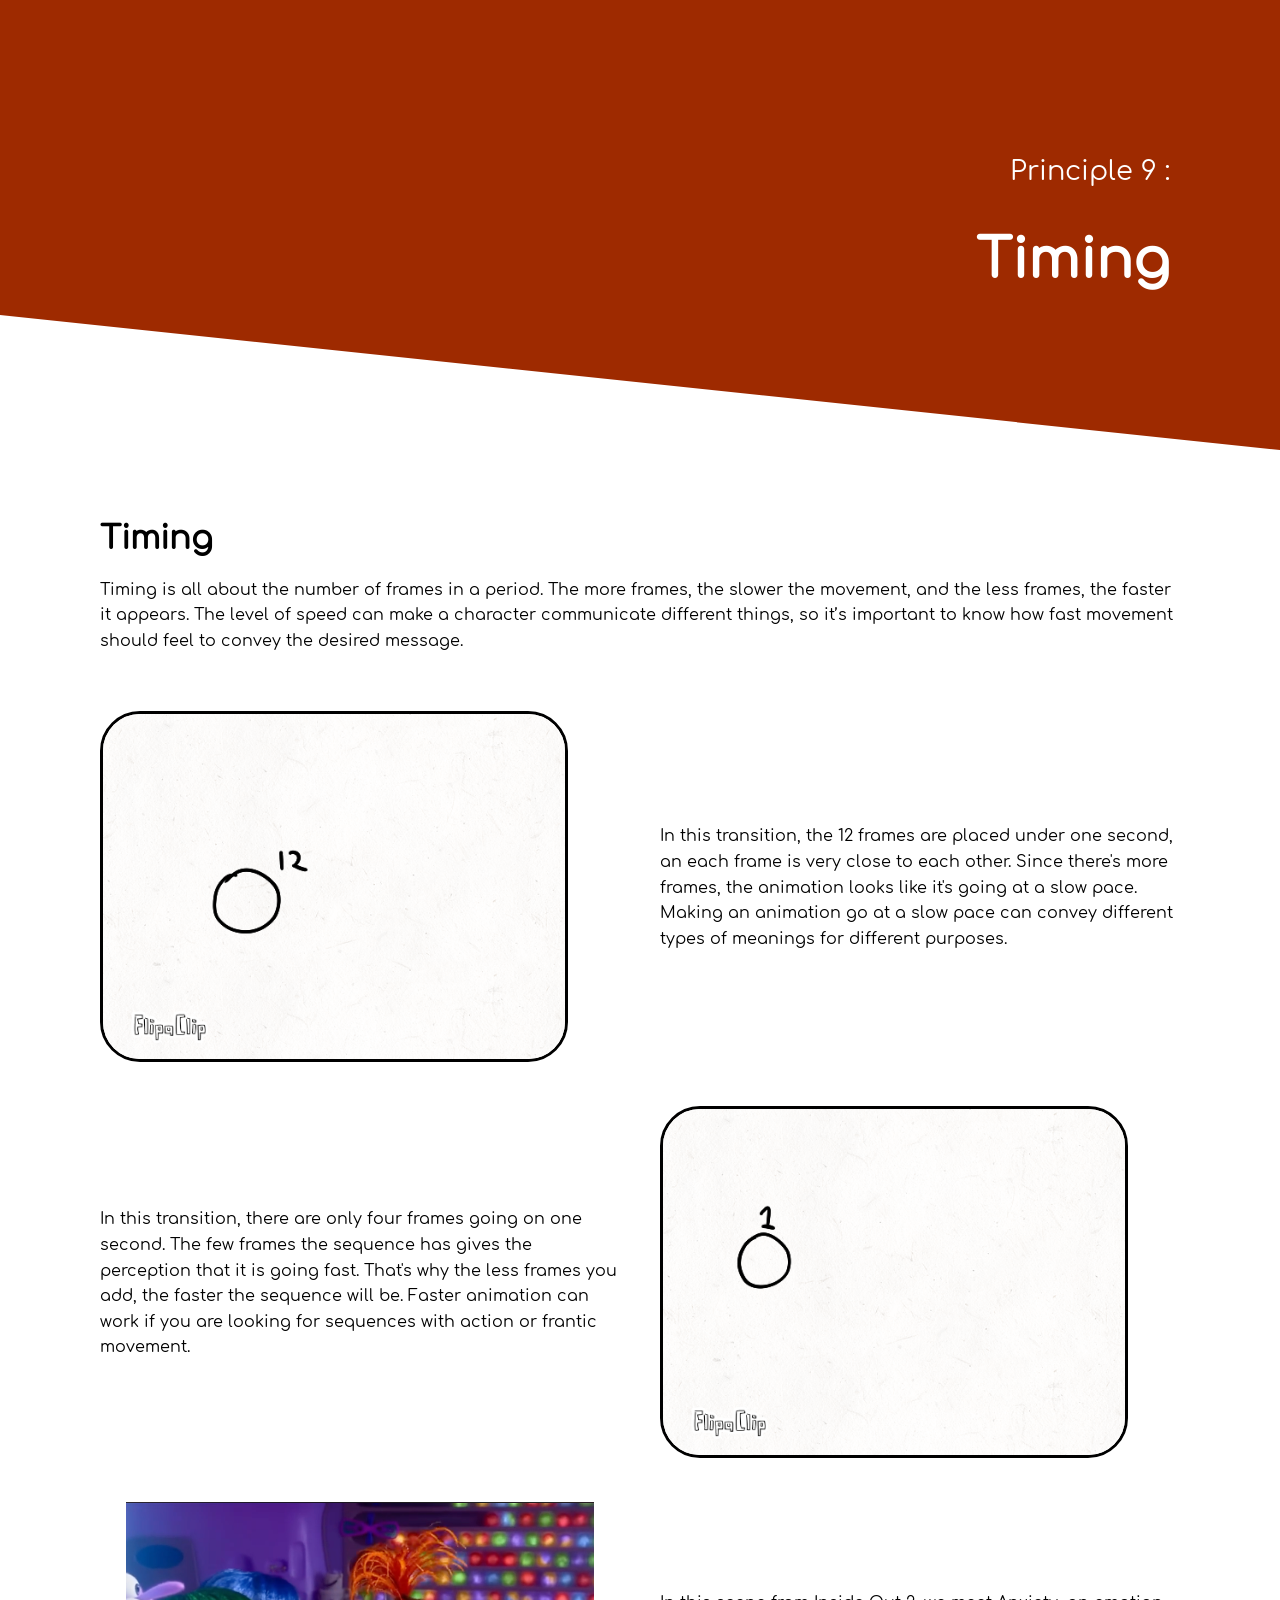
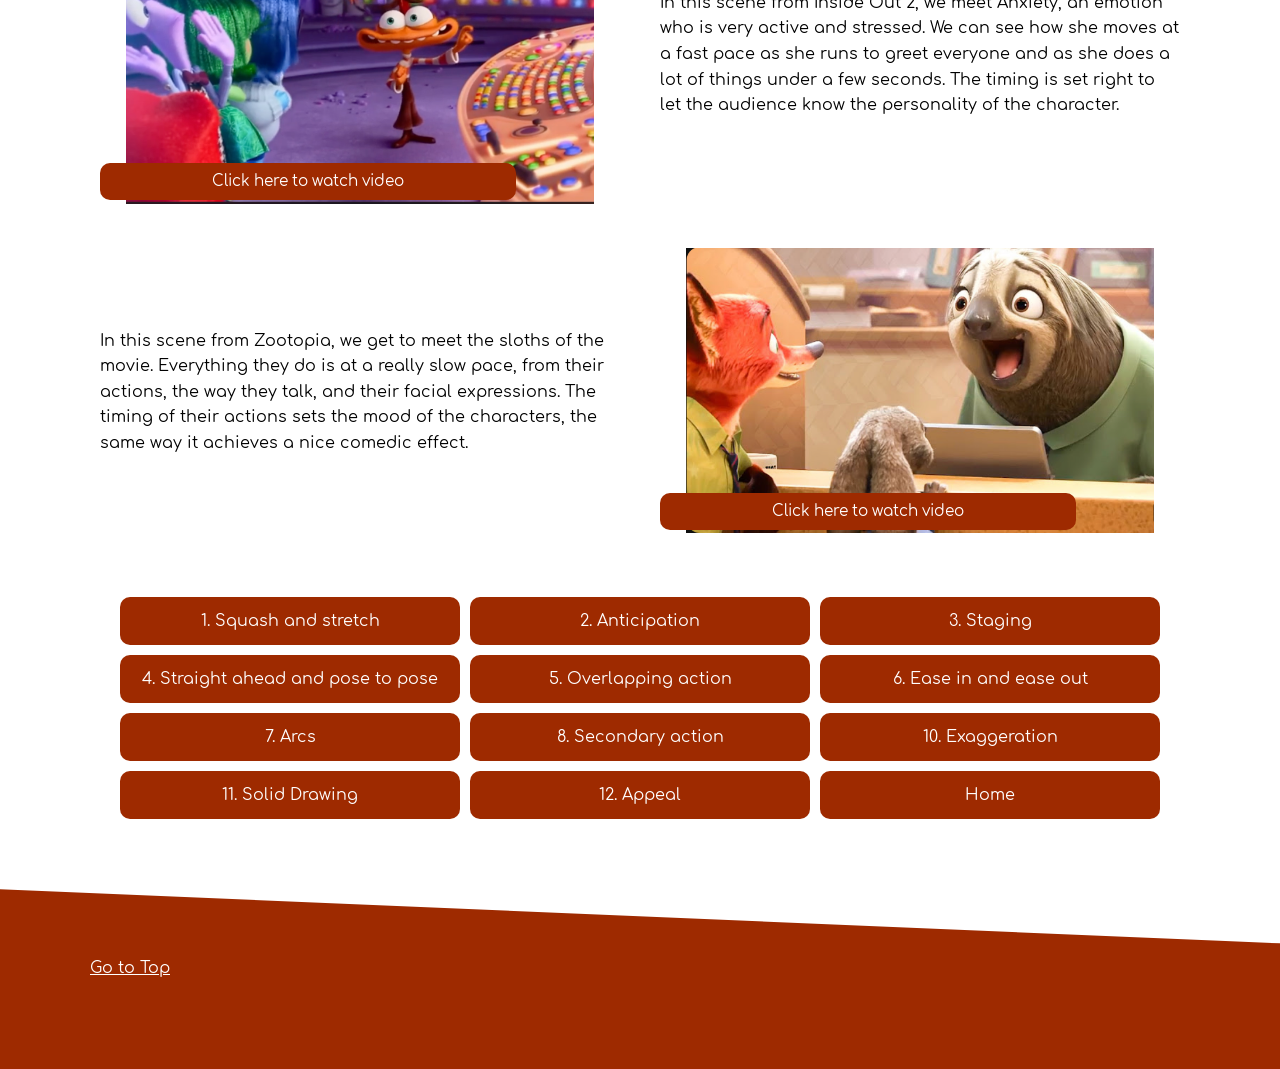
<file: timing.html>
<!DOCTYPE html>
<html lang="en">

<head>

    <meta charset="UTF-8">
    <meta name="viewport" content="width=device-width, initial-scale=1.0">
    <meta name="referrer" content="strict-origin-when-cross-origin">
    <title>12 Principles of Animation: Timing</title>
    <link rel="stylesheet" href="css/styling.css">


</head>
<body>

    <header class = "principle-header">
        
        <div class = "clipped-container">
            <div class="header-container-principle">
    
                <p>Principle 9 :</p>
                <h1> Timing</h1>
               
    
            </div>
            </div>

            

        </header>

    <nav id="sticky-header">

        <div class="sticky-header-principle">

    
            <a href="#top">Go to Top</a>
            

        </div>

  
    </nav>


    <div class = "clipped-container">

        <main id = "fifth-hierarchy">

            <div class="spaceA">
                <h1> Timing</h1>
            
                <p>
                    Timing is all about the number of frames in a period. The more frames, 
                    the slower the movement, and the less frames, the faster it appears. The level of 
                    speed can make a character communicate different things, so it’s important to 
                    know how fast movement should feel to convey the desired message.
                </p>
            </div>

            <picture class = "spaceB">
                   
                <source srcset="pics/timing1still.jpg" media="(prefers-reduced-motion: reduce)">
                <img class = "pre-madeGIF " src="pics/timing1.GIF" style= "width: 90%;" alt="Timing 1"/>
            </picture>
      

            <p class="spaceC">
                In this transition, the 12 frames are placed under one second, an each frame is very close to each other. Since there's 
                more frames, the animation looks like it's going at a slow pace. Making an animation go at a slow pace can convey different types
                of meanings for different purposes.

            </p>

            <picture class = "spaceD">
                   
                <source srcset="pics/timing2still.jpg" media="(prefers-reduced-motion: reduce)">
                <img class = "pre-madeGIF " src="pics/timing2.GIF" style= "width: 90%;" alt="Timing 2"/>
            </picture>
      

            <p class="spaceE">
                In this transition, there are only four frames going on one second. The few frames the sequence has gives the perception
                that it is going fast. That's why the less frames you add, the faster the sequence will be. Faster animation can work 
                if you are looking for sequences with action or frantic movement.
            </p>

            <!--<iframe class="spaceF" width="560" height="315" src="https://www.youtube.com/embed/bLuK55Sd0r0?si=lK8ziCthM5XirAXS" title="Inside Out 2 - Meet Anxiety" frameborder="0" allow="accelerometer; autoplay; clipboard-write; encrypted-media; gyroscope; picture-in-picture; web-share" referrerpolicy="strict-origin-when-cross-origin" allowfullscreen></iframe>-->
            <!--<iframe class="spaceF" width="560" height="315" src="https://www.youtube-nocookie.com/embed/bLuK55Sd0r0?si=lK8ziCthM5XirAXS" title="Inside Out 2 - Meet Anxiety" frameborder="0" allow="accelerometer; autoplay; clipboard-write; encrypted-media; gyroscope; picture-in-picture; web-share" referrerpolicy="strict-origin-when-cross-origin" allowfullscreen></iframe>-->
            <!--<a class ="spaceF" href="https://www.youtube.com/watch?v=bLuK55Sd0r0" target="_blank" rel="noopener noreferrer"><img style= "width: 90%;" src="pics/timingShot1.png" alt="Inside Out 2 - Meet Anxiety"></a>-->
            <figure class="spaceF">
                <a href="https://www.youtube.com/watch?v=bLuK55Sd0r0" target="_blank" rel="noopener noreferrer"><img style= "width: 90%;" src="pics/timingShot1.png" alt="Inside Out 2 - Meet Anxiety">
                <figcaption>Click here to watch video</figcaption></a>
            </figure>

             
            <p class="spaceG">
              In this scene from Inside Out 2, we meet Anxiety, an emotion who is very active and stressed. We can see how she moves at a fast pace 
              as she runs to greet everyone and as she does a lot of things under a few seconds. The timing is set right to let the audience know the 
              personality of the character. 
            
            </p>


           <!-- <iframe class="spaceH" width="560" height="315" src="https://www.youtube.com/embed/4aUC1VZQE1E?si=mJhX4UPB9ZZZPUiq" title="Flash The Sloth Laughing Scene - ZOOTOPIA (2016) Movie Clip" frameborder="0" allow="accelerometer; autoplay; clipboard-write; encrypted-media; gyroscope; picture-in-picture; web-share" referrerpolicy="strict-origin-when-cross-origin" allowfullscreen></iframe>-->
            <!--<iframe class="spaceH" width="560" height="315" src="https://www.youtube-nocookie.com/embed/4aUC1VZQE1E?si=mJhX4UPB9ZZZPUiq" title="Flash The Sloth Laughing Scene - ZOOTOPIA (2016) Movie Clip" frameborder="0" allow="accelerometer; autoplay; clipboard-write; encrypted-media; gyroscope; picture-in-picture; web-share" referrerpolicy="strict-origin-when-cross-origin" allowfullscreen></iframe>-->
            <!--<a class ="spaceH" href="https://www.youtube.com/watch?v=4aUC1VZQE1E" target="_blank" rel="noopener noreferrer"><img style= "width: 90%;" src="pics/timingShot2.png" alt="Flash The Sloth Laughing Scene - ZOOTOPIA (2016) Movie Clip"></a>-->
            <figure class="spaceH">
                <a href="https://www.youtube.com/watch?v=4aUC1VZQE1E" target="_blank" rel="noopener noreferrer"><img style= "width: 90%;" src="pics/timingShot2.png" alt="Flash The Sloth Laughing Scene - ZOOTOPIA (2016) Movie Clip">
                <figcaption>Click here to watch video</figcaption></a>
            </figure>


            <p class="spaceI">
             In this scene from Zootopia, we get to meet the sloths of the movie. Everything they do is at a really slow pace, from their actions,
             the way they talk, and their facial expressions. The timing of their actions sets the mood of the characters, the same way it 
             achieves a nice comedic effect.


            </p>

           

        </main>
     <div class = "principles-index">
            <!--grid tabs goes here-->
  
            <a href="squashNstretch.html"> 1. Squash and stretch</a>
            <a href="anticipation.html">2. Anticipation</a>
            <a href="staging.html"> 3. Staging</a>
            <a href="straightPose.html">4. Straight ahead and pose to pose</a>
            <a href="overlap.html">5. Overlapping action </a>
            <a href="easeinNout.html"> 6. Ease in and ease out</a>
            <a href="arcs.html">7. Arcs</a>
            <a href="secondary.html"> 8. Secondary action</a>
            <a href="exaggeration.html">10. Exaggeration</a>
            <a href="solidDrawing.html">11. Solid Drawing</a>
            <a href="appeal.html">12. Appeal</a> 
            <a href="index.html"> Home </a>
   
    </div>

    </div>
 

      <footer>  

        <div class="skipMain">
            <a href="#top">Go to Top</a>
        </div>
       </footer>
    <script src="js/code.js"></script>
</body>
</html>
</file>
<file: css/styling.css>
@font-face {
  font-family: "Comfortaa";
  src: url(../fonts/Comfortaa-Bold.ttf) format('truetype');
  src: url(../fonts/Comfortaa-Light.ttf) format('truetype');
  src: url(../fonts/Comfortaa-Regular.ttf) format('truetype');

}


html{

scroll-behavior: smooth;
box-sizing:border-box;
}
* {

    box-sizing: inherit;
}


body{

  font-family: "Comfortaa", regular;
  font-size: 100%;
  margin: 0;
  padding: 0;


}

iframe {

  width: 90%;
}

p {
  line-height: 1.6; 
}



 .home-header {
  height: 50vh;
  background-image: url("../pics/steamboat.jpg");
  background-size: cover;
  background-position: center;
  display: flex;
  clip-path: polygon(
      0 0,
  100% 0,
  100% 100%,
  0 70%
  );
}


 .home-header::before {
    content: '';
    position: absolute;
    top: 0;
    left: 0;
    right: 0;
    bottom: 0;
    overflow: hidden;
    /* Add your gradient or solid color overlay here */
    background: linear-gradient(to bottom, rgba(0, 0, 0, 0.5), rgba(0, 0, 0, 0.2)); 
    /*background-color: white;*/
    z-index: -1; /* Puts the overlay behind the header content */
    /*transform: skewY(-6deg); */
    /*transform-origin: bottom left;*/
}
  


  .principle-header {
  height: 50vh; 
  background-color:#9E2A00;
  background-size: cover;
  background-position: center;
  display: flex;
  justify-content: flex-end; /* Aligns content to the right end of the container */
  align-items: center; 
  clip-path: polygon(
      0 0,
  100% 0,
  100% 100%,
  0 70%
  );


}



 /* .principle-header::before {
    content: '';
    position: absolute;
    top: 0;
    left: 0;
    right: 0;
    bottom: 0;
    overflow: hidden;
    /* Add your gradient or solid color overlay here */
   /* background: linear-gradient(to bottom, rgba(0, 0, 0, 0.5), rgba(0, 0, 0, 0.4)); 

    z-index: -1; /* Puts the overlay behind the header content */
    /*transform: skewY(-6deg); */
    /*transform-origin: bottom left;
}*/

#sticky-header{

  
  /*position:fixed;
  display: flex;
  align-items: center;

     flex-direction: row;
  background-color: gray;
  border-radius: 10px;
  padding: 0px;
  margin:0px;
text-align: center;
height: 90px;
top: -1000px;
width:200px;
right:10%;
justify-content: center ;
z-index: 1000;
  clip-path: polygon(
  0 0,   
  100% 30%,  
  100% 100%,  
  0 100%  
);*/

background-image: url('../pics/steamboat.jpg');
background-size: cover;
background-position: center;
position:  fixed; /* Essential for positioning the pseudo-element overlay */
display: flex;
justify-content: flex-end; /* Aligns content to the right */
align-items: center; 

color: white;
padding: 20px;
text-align: center;
height: 90px;
top: -1000px;
width:100%;
z-index: 1000;
clip-path: polygon(
0 0,   
100% 0%,  
100% 100%,  
0 20%  );

transition: top 0.3s; 


}
#sticky-header::before {
  content: '';
  position: absolute;
  top: 0;
  left: 0;
  right: 0;
  bottom: 0;
  /* Add your gradient or solid color overlay here */
  background: linear-gradient(to bottom, rgba(0, 0, 0, 0.7), rgba(0, 0, 0, 0.4)); 
  z-index: -1; /* Puts the overlay behind the header content */
}



  #sticky-header.sticky {
      top: 0;
      }
      
      
.sticky-header-principle{

  display: flex;
  border-radius: 5px;
  flex-direction: row;
  padding:10px;
  margin-left: 20px;
  margin-right: 40px;
  align-items:center;

}



.sticky-header-principle a{



  font-size: 90%;
  text-align: right; 
  margin:0;
  padding:10px;
  color: #9E2A00;
  border-radius:20px;
  background-color: white;




}


  #home-title-picture{

  display: grid;
  grid-template-columns: auto;

}

#home-title-picture h2{

  font-size: 120%;

}



.header-container-principle{

  font-size: 100%;
  text-align: right; 
  margin:0;
  padding:0px;
  color:white;


}






/*.skewed-bg {
 
  top: 0;
  bottom: 0;
  right: 0;
  left: 0;
  width: 100%;
  height: 100%;
  background-color: #36D1DC; 
  transform: skewY(-6deg); 
  transform-origin: top left;
}*/



.clipped-container{ 
margin-left: 70px;
margin-right: 70px;
margin-top: 30px;
margin-bottom: 30px;


}


#index-hierarchy{
  

  width: 100%;
  display: grid;
  grid-template-columns: 1fr;
  row-gap:10px;
  column-gap: 10px;
  padding:10px;
  justify-content: center;
  text-align: left;
  align-items:center;
  object-fit: cover;

     

}

.spaceA { grid-area: spaceA; }
.spaceB { grid-area: spaceB; }
.spaceC { grid-area: spaceC; }
.spaceD { grid-area: spaceD; }
.spaceE { grid-area: spaceE; }
.spaceF { grid-area: spaceF; }
.spaceG { grid-area: spaceG; }
.spaceH { grid-area: spaceH; }
.spaceI { grid-area: spaceI; }


#first-hierarchy{

  width:100%;
  display: grid;
  grid-template-columns: 1fr;
  grid-template-areas:
  'spaceA'
  'spaceB'
  'spaceC'
  'spaceD'
  'spaceE';
  row-gap:10px;
  column-gap: 10px;
  padding:10px;
  justify-content: center;
  align-items:center;
  object-fit: cover;

}

#second-hierarchy{

  width: 100%;
  display: grid;
  grid-template-columns: 1fr;
  grid-template-areas:
  'spaceA'
  'spaceB'
  'spaceC';
  row-gap:10px;
  column-gap: 10px;
  padding:10px;
  justify-content: center;
  align-items:center;
  object-fit: cover;
  
}

#third-hierarchy{

  width:100%;
  display: grid;
  grid-template-columns: 1fr;
  grid-template-areas:
  'spaceA'
  'spaceB'
  'spaceC'
  'spaceD'
  'spaceE'
  'spaceF'
  'spaceG'
  'spaceH'
  'spaceI';
  row-gap:10px;
  column-gap: 10px;
  padding:10px;
  justify-content: center;
  align-items:center;
  object-fit: cover;
  
}

#fourth-hierarchy{

  width: 100%;
  display: grid;
  grid-template-columns: 1fr;
  grid-template-areas:
  'spaceA'
  'spaceB'
  'spaceC'
  'spaceD'
  'spaceE'
  'spaceF'
  'spaceG';
  row-gap:10px;
  column-gap: 10px;
  padding:10px;
  justify-content: center;
  align-items:center;
  object-fit: cover;
  
}

#fifth-hierarchy{

  width:100%;
  display: grid;
  grid-template-columns: 1fr;
  grid-template-areas:
  'spaceA'
  'spaceB'
  'spaceC'
  'spaceD'
  'spaceE'
  'spaceF'
  'spaceG'
  'spaceH'
  'spaceI';
  row-gap:10px;
  column-gap: 10px;
  padding:10px;
  justify-content: center;
  align-items:center;
  object-fit: cover;
  
}

.types-tab{

/*border: 5px solid  #9E2A00;*/
width: 100%;
height:900px;
margin: 30x 0px 30px 0px;
outline: 6px solid #9E2A00; 
border-radius: 15px;
outline-offset: 0px; 



}

.types-tab img{

  width: 100%;      /* Image takes the full width of its container */
  height: auto;     /* Height is automatically calculated to maintain aspect ratio */
  max-width: 500px
  
}



.sidebar{


width:125px;
flex-shrink: 0;

border: none;
width: 100%;
outline: none;
cursor: pointer;

}


.tab-button{

display: block;
font-family: "Comfortaa", regular;
padding: 10px;
color: white;
background:  #9E2A00;
border: none;
width: 100%;
outline: none;
cursor: pointer;

}


.tab-button:hover{

 color: white;
 text-decoration: underline;


}

.tab-button:active{

background:  rgb(255, 199, 178);
color: #9E2A00;


}


.tab-button--active{

 background:  rgb(255, 199, 178);
color: #9E2A00;

}

.tab-button--active:hover{

 background:  rgb(255, 199, 178);
color: #9E2A00;
text-decoration: underline;

}

.tab{

  width:100%;
  height:80.8%;
  background-color:  rgb(255, 199, 178);
  font-size: 80%;
  color:#9E2A00;
   display: grid;
  grid-template-columns: 1fr;
  padding: 40px;
  row-gap: 10px; 
   margin-bottom: 20px;
  justify-content: center;
  align-items:center;
  object-fit: cover;
  text-align: start;
  display: none;


}


.tab h3 {

 font-size:150%;
     
}




.tab--active{

  display: grid;

}


.pre-madeGIF{

border-radius: 40px;
border: 3px solid black;
width: 90%;


}

.sidebar{

display: grid;
flex-shrink: 0;

border: none;
width: 100%;
outline: none;
cursor: pointer;

}


/*.scroll-types{
 --spacer:2rem;
 display:grid;
 gap: var(--spacer);
 grid-auto-flow: column;
 grid-auto-columns: minmax(250px,21%);
 padding: 0 var(--spacer) var(--spacer);
 overflow-x: auto;
 overscroll-behavior-inline: contain;
 width:100%;
 max-width: 100%;
 display:grid;
 grid-auto-flow: column;
 grid-auto-columns: minmax(260px,300px);
 gap: 2rem;
 overflow-x: auto;
 scroll-snap-type: x mandatory;

}

/*.scroll-types{

max-height: 400px;
max-width: 100%;
display: flex;
overflow: auto;
width:70vw;
justify-content: center;
justify-self: center;
overflow-x: hidden;

}

.slider{

 columns:40ch;
 max-height: 100%;
 padding: 10px;
 overflow-x: auto;

}

.scroll-types::-webkit-scrollbar{

width: 0;

}*/

/*.item{

width:100%;

grid-template-columns: 1fr;
line-height: 110px;
text-align: center;
background-color: rgb(255, 199, 178);
border: 5px solid  #9E2A00;
justify-content: center;
justify-items: center;
align-items: center;
border-radius: 10px;
margin-right:2px;
/*scroll-snap-align: start;
display: grid; 
gap: var(--spacer);
padding: var(--spacer);
background: var(--surface-2);
border-radius: 10px;
background-color: rgb(255, 199, 178);
justify-content: center;
justify-items: center;
align-items: center;




}

.item > img {

 inline-size: 100%;
 justify-content: center;
 aspect-ratio: 16 / 9;
 object-fit: cover;


}

.snaps-inline{

 scroll-snap-type: inline mandatory;
 transition: 0.3s; 

}

.snaps-inline > *{

scroll-snap-align: start;
scroll-padding-inline: var(--spacer);

}

.item h3{

font-size: 100%;

color: #9E2A00;
justify-content: center;
text-align: center;

}

.item p{

 font-size: 80%;
 width: 70%;
 color: #9E2A00;
 justify-content: center;
 text-align: center;

}*/

figure {
  display: inline-block;
  margin: 0;
  position: relative;
  text-align: center;
  justify-content: center;
  align-items: center;
}

figcaption {
  position: absolute;
  bottom: 0.5em;
  left: 0;
  padding: 10px;
  color: white;
  border-radius: 10px;
  background-color: #9E2A00;
  width: 80%;
  font-size: 70%;
}

.principles-index{


  display: grid;
 grid-template-columns: auto;
 text-align: center;
 row-gap: 10px;
 column-gap: 10px;


}

.principles-index a {

 color: white;
  background-color:#9E2A00;
 text-decoration: none;
 padding: 15px;
 display: block;
 text-align: center;
 border-radius: 10px;

}

.principles-index a:hover{

  color: #9E2A00;
  background-color: rgb(255, 199, 178);
  border: none;
  text-decoration: none;
  padding: 15px;
  display: block;
  text-align: center;
  border-radius: 10px;

}

.principles-index a:focus{

  color: #9E2A00;
  background-color: rgb(255, 199, 178);
  border: none;
  text-decoration: none;
  padding: 15px;
  display: block;
  text-align: center;
  border-radius: 10px;

}

footer{

  height: 20vh;
  align-items: center; 
  background-color:#9E2A00;
  padding: 20px;
  clip-path: polygon(
      0 0,   
      100% 30%,  
      100% 100%,  
      0 100%  
  );



}

.skipMain{

  margin-left: 70px;
  margin-right: 70px;
  margin-top: 50px;
  margin-bottom: 50px;

}


footer a{

  font-size: 100%;
  color: white;
  text-emphasis: none;



}

/*@media all and (min-width:450px){

  .types-tab{
  
  height:670px;
  
  
  
  }
  
  .tab{
  
    height:74.2%;
  
  
  }
  }
  

@media all and (min-width:500px){

.types-tab{

height:700px;



}

.tab{

  height:75.5%;


}
}

@media all and (min-width:670px){

  .types-tab{
  
  height:750px;
  
  
  
  }
  
  .tab{
  
    height:77%;
  
  
  }
  }

  */


@media all and (min-width:420px){

.header-container-principle{

  font-size: 120%;
  padding:20px;


}

  
}

@media all and (min-width:760px){

     
 /* .sticky-header{

    top: 0px;


    
    }*/

  #home-title-picture{

  
      display: grid;
      grid-template-columns: 1fr 1fr;

  
    }

  #home-title-picture > :last-child{

      justify-self:right;
  }

  #home-title-picture h1{

      font-size: 300%;

  }
  

  .header-container-principle{

      font-size: 150%;
      text-align: right; 
      margin: 0;
      padding:30px; /* Remove default margin for h1 */
      color:white;
  
  }

  .clipped-container{ 
  margin-left: 80px;
  margin-right: 80px;
  margin-top: 30px;
  margin-bottom: 30px;
  
  }

  .index-hierarchy{

      display: grid;
      grid-template-columns: 1fr 1fr;
      margin: 20px;
      row-gap:10px;
      column-gap: 10px;
      padding:10px;
      justify-content: center;
      align-items:center;
      object-fit: cover;
         
  
  }

  .index-hierarchy > :first-child{

    grid-column: 1 / span 2;

}



#first-hierarchy{

  display: grid;
  grid-template-columns: 1fr 1fr;
  grid-template-areas:
  'spaceA spaceA'
  'spaceB spaceC'
  'spaceE spaceD';
  row-gap:40px;
  column-gap: 40px;
  padding:20px;
  justify-content: center;
  align-items:center;
  object-fit: cover;

}

#second-hierarchy{

  display: grid;
  grid-template-columns: 1fr 1fr;
  grid-template-areas:
  'spaceA spaceA'
  'spaceB spaceC';
  row-gap:40px;
  column-gap: 40px;
  padding:20px;
  justify-content: center;
  align-items:center;
  object-fit: cover;
  
}

#third-hierarchy{

  display: grid;
  grid-template-columns: 1fr 1fr;
  grid-template-areas:
  'spaceA spaceA'
  'spaceB spaceC'
  'spaceD spaceD'
  'spaceE spaceF'
  'spaceG spaceG'
  'spaceH spaceI';
  row-gap:40px;
  column-gap: 40px;
  padding:20px;
  justify-content: center;
  align-items:center;
  object-fit: cover;
  
}

#fourth-hierarchy{

  display: grid;
  grid-template-columns: 1fr 1fr;
  grid-template-areas:
  'spaceA spaceA'
  'spaceB spaceC'
  'spaceE spaceD'
  'spaceF spaceG';
  row-gap:40px;
  column-gap: 40px;
  padding:20px;
  justify-content: center;
  align-items:center;
  object-fit: cover;
  
}

#fifth-hierarchy{


  display: grid;
  grid-template-columns: 1fr 1fr;
  grid-template-areas:
  'spaceA spaceA'
  'spaceB spaceC'
  'spaceE spaceD'
  'spaceF spaceG'
  'spaceI spaceH';
  row-gap:40px;
  column-gap: 40px;
  padding:20px;
  justify-content: center;
  align-items:center;
  object-fit: cover;
  
}

.types-tab{

/*border: 5px solid  #9E2A00;*/
width: 100%;
height:400px;
outline: 6px solid #9E2A00; 
border-radius: 15px;
outline-offset: 0px; 

}
  .types-tab img{

  width: 90%;      /* Image takes the full width of its container */
  height: 100%;
  object-fit: contain;
  justify-self: center;
  justify-content: center;
  align-items:center;
  
}


.sidebar{

display: flex;
width:125px;
flex-shrink: 0;

border: none;
width: 100%;
outline: none;
cursor: pointer;

}

/*.sidebar .tab-button > :first-child{

border-radius: 10px 0 0 0;

}

.sidebar .tab-button > :last-child{

border-radius: 0 10px 0 0;

}*/

.tab-button{

display: block;
font-family: "Comfortaa", regular;
padding: 10px;
color: white;
background:  #9E2A00;
border: none;
width: 100%;
outline: none;
cursor: pointer;

}


.tab-button:hover{

color: white;
text-decoration: underline;


}

.tab-button:active{

background:  rgb(255, 199, 178);
color: #9E2A00;


}


.tab-button--active{

background:  rgb(255, 199, 178);
color: #9E2A00;

}

.tab-button--active:hover{

background:  rgb(255, 199, 178);
color: #9E2A00;
text-decoration: underline;

}

.tab{

 width:100%;
 height:91.5%;
 background-color:  rgb(255, 199, 178);
 font-size: 80%;
 color:#9E2A00;
  display: grid;
 grid-template-columns: 1fr 1fr;
 padding: 20px;
 row-gap: 20px;
 justify-content: center;
 align-items:center;
 object-fit: cover;
 text-align: start;
 display: none;


}


.tab h3 {

font-size:150%;
    
}




.tab--active{

 display: grid;

}

/*.types-tab{

display: flex;
flex-wrap: wrap;
max-width:80%;
margin: 50px auto;
padding: 25px;
}

.types-tab input[type= "radio"]{

display: none;
   
}

.types-tab label {

padding: 25px;
background: #9E2A00;
color: white;

}

.types-tab .tab{

width: 100%;
padding: 20px;
background-color: rgb(255, 199, 178) ;
order: 1;
display: none;


}

.tab h3{

color: #9E2A00;

}

.tab p{

  color: #9E2A00;

}

.types-tab input [type='radio']:checked + label + .tab{

display: block;

}

.types-tab input [type="radio"]:checked + label {

 background: rgb(255, 199, 178) ;

}*/

iframe {

  width: 90%;
  padding: 5px;
  object-fit: cover;
  align-items: center;
}

figcaption {

  font-size: 95%;
}


.principles-index{

  display: grid;
  grid-template-columns: 1fr 1fr;
  padding: 40px;
  text-align: center;
  row-gap: 10px;
  column-gap: 10px;

}



}

@media all and (min-width:998px){

  #home-title-picture h1{

      font-size: 350%;

  }
  


  .header-container-principle{

      font-size: 170%;
    
  
  
  }


  .principles-index{

      display: grid;
      grid-template-columns: 1fr 1fr 1fr;
      text-align: center;
      row-gap: 10px;
      column-gap: 10px;
  
    }
  


}

@media all and (min-width:1200px){

  .types-tab{
  
  height:480px;
  
  
  
  }
  
  .tab{
  
    height:92.8%;
  
  
  }
  }

@media screen and (prefers-reduced-motion:reduce){

  html{

      scroll-behavior: auto;
    
    }


#sticky-header{

  transition: none;

}

#sticky-header.sticky {
top: 0; /* Pop into view */
}

  
}

@media (prefers-color-scheme:dark){

 body{

  background-color: #575757;

 }

  .clipped-container{

  color: white;

}



.pre-madeGIF{

  border-radius: 40px;
  border: none;
  width: 90%;
  
 
 }

 .principle-header{

  background-color:   rgb(116 66 48);


 }

 .header-container-principle{

 
  color: white;


}
.snaps-inline{


  transition: 0.3s; 

}


.types-tab{

  outline: 6px solid  rgb(116 66 48); 

  }

  .tab-button{

    background:   rgb(116 66 48);
   
    
    }



 
 .tab-button:active{
 
 background:  rgb(255, 199, 178);
 color:  rgb(116 66 48);
 
 
 }
 
 
 .tab-button--active{
 
  background:  rgb(255, 199, 178);
 color: rgb(116 66 48);
 
 }
 
 .tab-button--active:hover{
 
  background:  rgb(255, 199, 178);
 color:  rgb(116 66 48);
 text-decoration: underline;
 
 }
 
  .principles-index a {

 color: white;
  background-color:rgb(116 66 48);
 text-decoration: none;
 padding: 15px;
 display: block;
 text-align: center;
 border-radius: 10px;

}

figcaption {
  position: absolute;
  bottom: 0.5em;
  left: 0;
  padding: 10px;
  color: white;
  border-radius: 10px;
  background-color:rgb(116 66 48);
  width: 80%;
}


footer{

  background-color: rgb(116 66 48);



}
.skipMain a {

  color:white;

}


    

}
</file>
